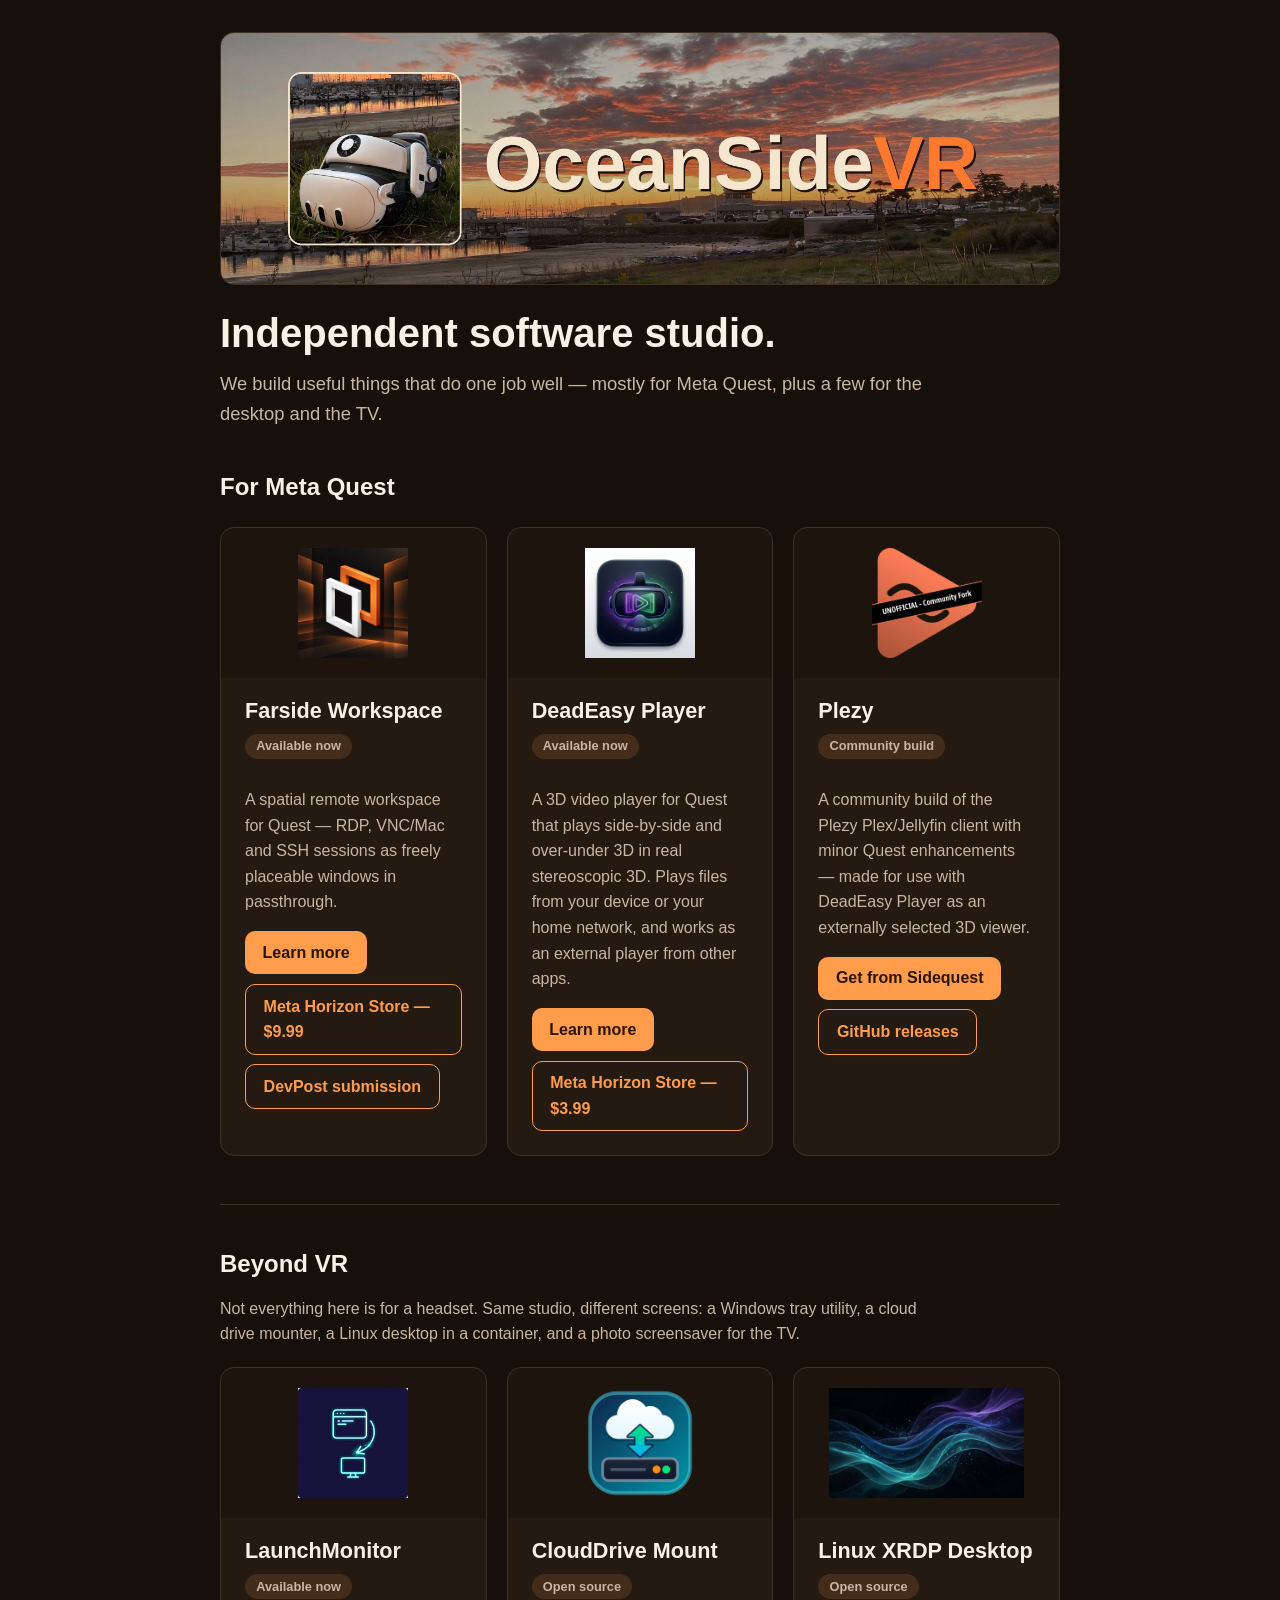
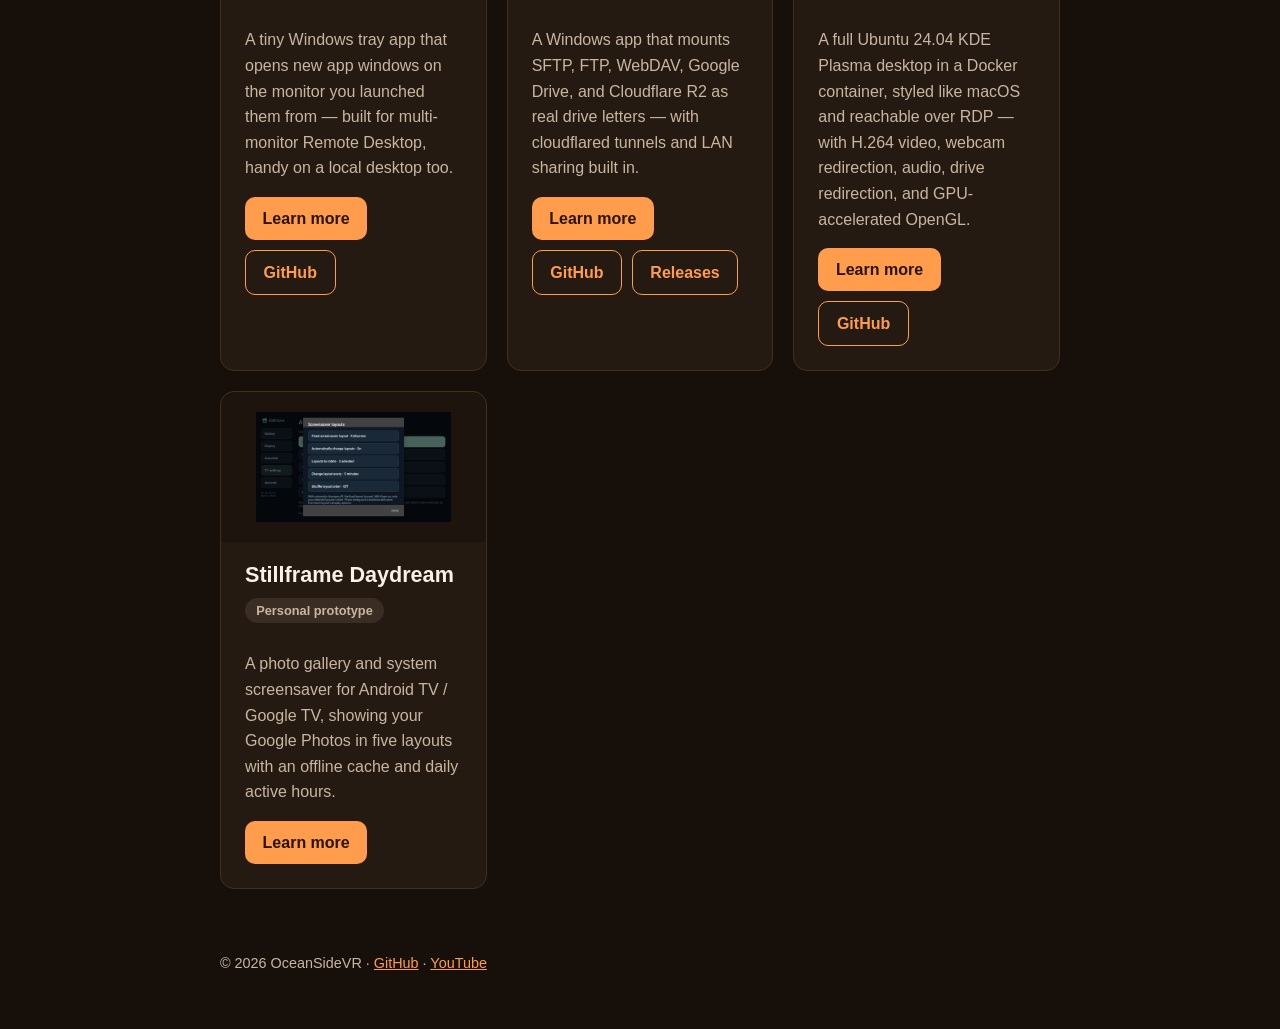
<file: index.html>
<!DOCTYPE html>
<html lang="en">
<head>
<meta charset="utf-8">
<meta name="viewport" content="width=device-width, initial-scale=1">
<title>OceanSideVR</title>
<meta name="description" content="OceanSideVR is an independent software studio building useful things, mostly for Meta Quest.">
<link rel="icon" href="assets/company-logo.png">
<link rel="stylesheet" href="styles.css">
</head>
<body>
<main>
  <section class="hero">
    <img class="hero-banner" src="assets/company-banner.jpg" alt="A Quest headset on the grass at a harbor at sunset">
    <h1>Independent software studio.</h1>
    <p>We build useful things that do one job well &mdash; mostly for Meta Quest, plus a few for the desktop and the TV.</p>
  </section>
  <h2 class="section-heading">For Meta Quest</h2>
  <section class="products">
    <article class="card">
      <img class="card-art" src="assets/farside.png" alt="Farside Workspace artwork">
      <h2>Farside Workspace</h2>
      <p class="tag">Available now</p>
      <p>A spatial remote workspace for Quest &mdash; RDP, VNC/Mac and SSH sessions as freely placeable windows in passthrough.</p>
      <div class="links">
        <a class="btn" href="farside/">Learn more</a>
        <a class="btn ghost" href="https://www.meta.com/experiences/farside-spatial-remote-workspace/1490695199785835/">Meta Horizon Store &mdash; $9.99</a>
        <a class="btn ghost" href="https://devpost.com/software/farside-spatial-remote-workspace">DevPost submission</a>
      </div>
    </article>
    <article class="card">
      <img class="card-art" src="assets/deadeasy-player.jpg" alt="DeadEasy Player artwork">
      <h2>DeadEasy Player</h2>
      <p class="tag">Available now</p>
      <p>A 3D video player for Quest that plays side-by-side and over-under 3D in real stereoscopic 3D. Plays files from your device or your home network, and works as an external player from other apps.</p>
      <div class="links">
        <a class="btn" href="deadeasy-player/">Learn more</a>
        <a class="btn ghost" href="https://www.meta.com/experiences/deadeasy-player/1481750984013590/">Meta Horizon Store &mdash; $3.99</a>
      </div>
    </article>
    <article class="card">
      <img class="card-art" src="assets/plezy-unofficial-icon.png" alt="Plezy artwork, marked Unofficial Community Fork">
      <h2>Plezy</h2>
      <p class="tag">Community build</p>
      <p>A community build of the Plezy Plex/Jellyfin client with minor Quest enhancements &mdash; made for use with DeadEasy Player as an externally selected 3D viewer.</p>
      <div class="links">
        <a class="btn" href="https://sidequestvr.com/app/63851/plezy-community-quest-build">Get from Sidequest</a>
        <a class="btn ghost" href="https://github.com/jmez11/plezy/releases">GitHub releases</a>
      </div>
    </article>
  </section>
  <section class="beyond-vr">
    <h2 class="section-heading">Beyond VR</h2>
    <p class="section-intro">Not everything here is for a headset. Same studio, different screens: a Windows tray utility, a cloud drive mounter, a Linux desktop in a container, and a photo screensaver for the TV.</p>
    <section class="products">
      <article class="card">
        <img class="card-art" src="assets/launchmonitor.png" alt="LaunchMonitor artwork">
        <h2>LaunchMonitor</h2>
        <p class="tag">Available now</p>
        <p>A tiny Windows tray app that opens new app windows on the monitor you launched them from &mdash; built for multi-monitor Remote Desktop, handy on a local desktop too.</p>
        <div class="links">
          <a class="btn" href="LaunchMonitor/">Learn more</a>
          <a class="btn ghost" href="https://github.com/jmez11/LaunchMonitor">GitHub</a>
        </div>
      </article>
      <article class="card">
        <img class="card-art" src="assets/clouddrive-mount.png" alt="CloudDrive Mount artwork">
        <h2>CloudDrive Mount</h2>
        <p class="tag">Open source</p>
        <p>A Windows app that mounts SFTP, FTP, WebDAV, Google Drive, and Cloudflare R2 as real drive letters &mdash; with cloudflared tunnels and LAN sharing built in.</p>
        <div class="links">
          <a class="btn" href="clouddrive-mount/">Learn more</a>
          <a class="btn ghost" href="https://github.com/jmez11/clouddrive-mount">GitHub</a>
          <a class="btn ghost" href="https://github.com/jmez11/clouddrive-mount/releases">Releases</a>
        </div>
      </article>
      <article class="card">
        <img class="card-art" src="assets/linux-xrdp-desktop.jpg" alt="Linux XRDP desktop screenshot">
        <h2>Linux XRDP Desktop</h2>
        <p class="tag">Open source</p>
        <p>A full Ubuntu 24.04 KDE Plasma desktop in a Docker container, styled like macOS and reachable over RDP &mdash; with H.264 video, webcam redirection, audio, drive redirection, and GPU-accelerated OpenGL.</p>
        <div class="links">
          <a class="btn" href="linux-xrdp-desktop/">Learn more</a>
          <a class="btn ghost" href="https://github.com/jmez11/linux-xrdp-desktop">GitHub</a>
        </div>
      </article>
      <article class="card">
        <img class="card-art" src="assets/stillframe.png" alt="Stillframe Daydream screensaver layouts">
        <h2>Stillframe Daydream</h2>
        <p class="tag muted">Personal prototype</p>
        <p>A photo gallery and system screensaver for Android TV / Google TV, showing your Google Photos in five layouts with an offline cache and daily active hours.</p>
        <div class="links">
          <a class="btn" href="stillframe-daydream/">Learn more</a>
        </div>
      </article>
    </section>
  </section>
</main>
<footer>
  <p>&copy; 2026 OceanSideVR &middot; <a href="https://github.com/jmez11">GitHub</a> &middot; <a href="https://www.youtube.com/@OceanSide-VR">YouTube</a></p>
</footer>
</body>
</html>
</file>
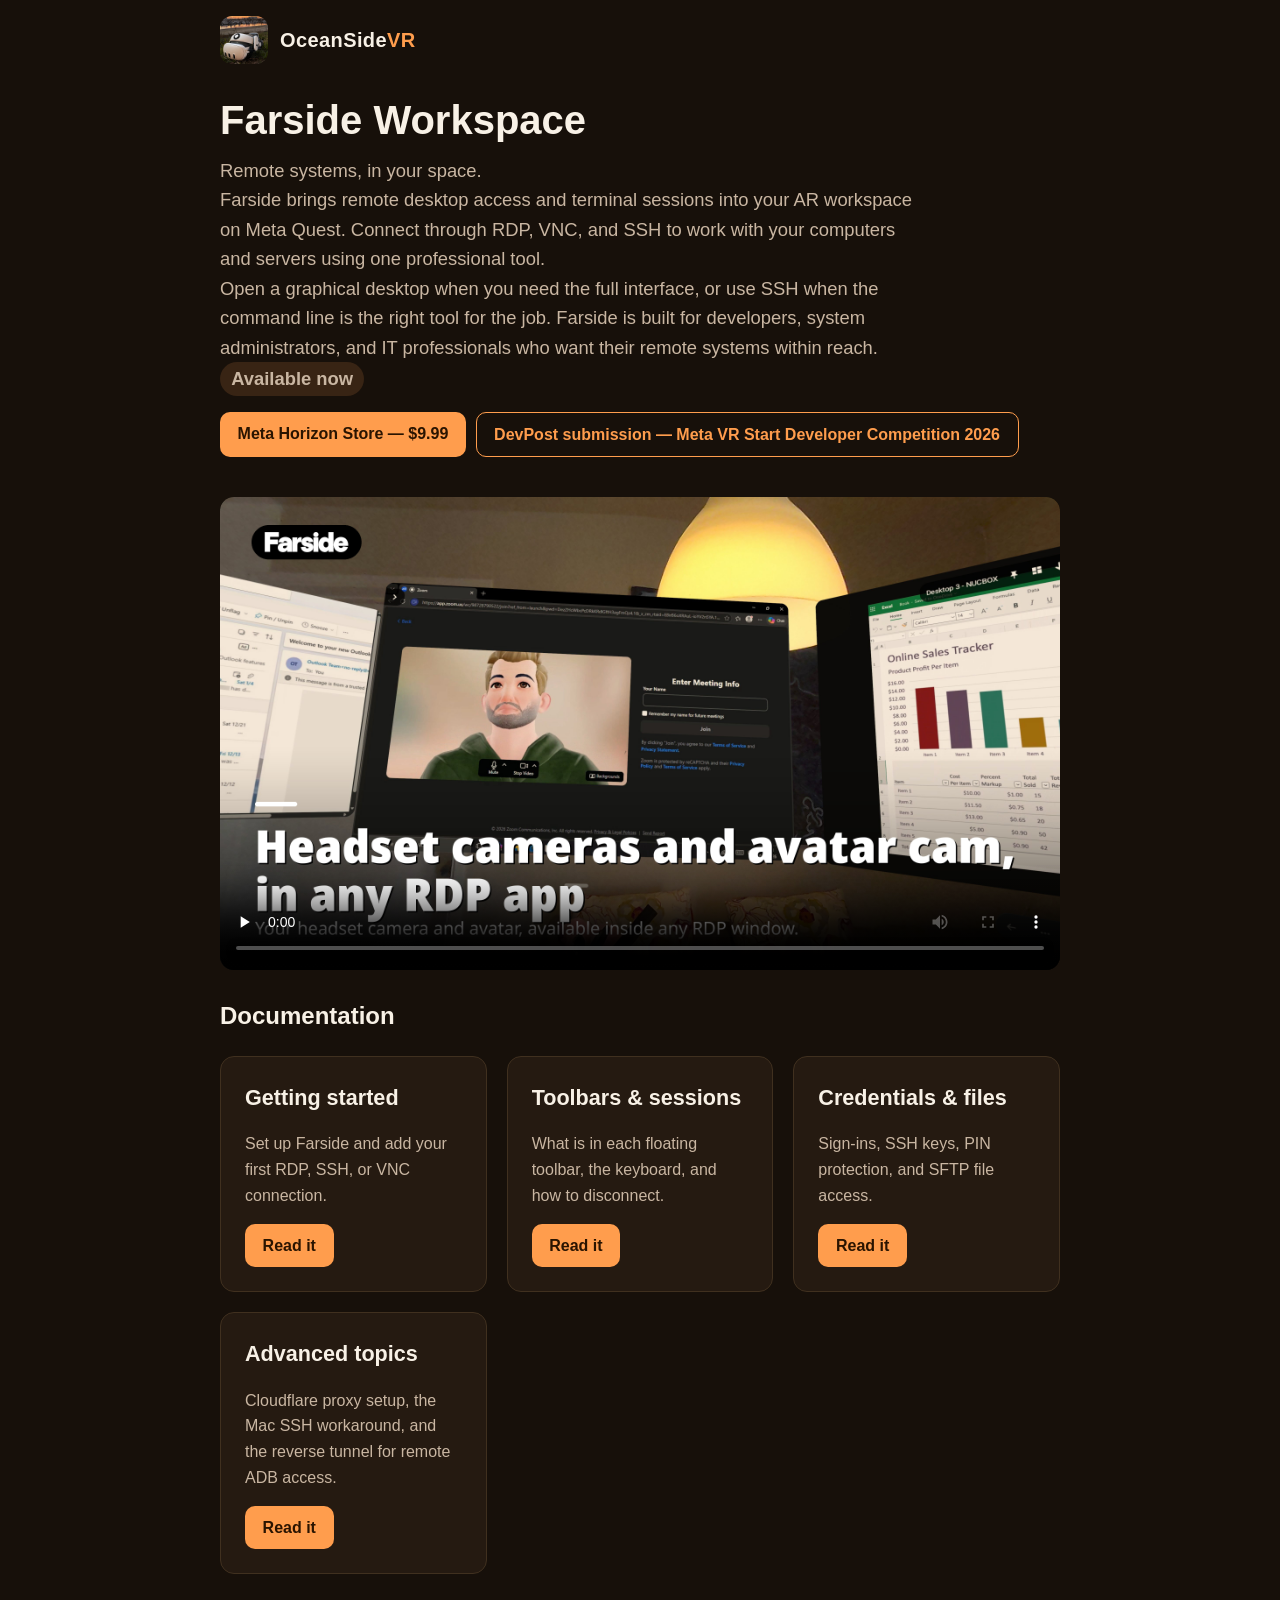
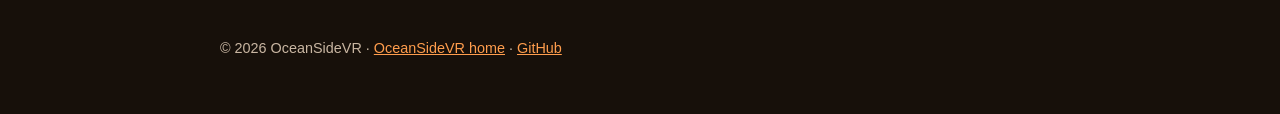
<file: farside/index.html>
<!DOCTYPE html>
<html lang="en">
<head>
<meta charset="utf-8">
<meta name="viewport" content="width=device-width, initial-scale=1">
<title>Farside Workspace — OceanSideVR</title>
<meta name="description" content="Farside brings remote desktop access and terminal sessions into your AR workspace on Meta Quest. Connect through RDP, VNC, and SSH.">
<link rel="icon" href="../assets/company-logo.png">
<link rel="stylesheet" href="../styles.css">
</head>
<body>
<header class="site-header">
  <a href="../" style="display:flex;align-items:center;gap:0.75rem;text-decoration:none;color:inherit;">
    <img src="../assets/company-logo.png" alt="OceanSideVR logo" class="logo">
    <span class="wordmark">OceanSide<span class="wordmark-vr" style="color:#ff9d4d">VR</span></span>
  </a>
</header>
<main>
  <section class="hero">
    <h1>Farside Workspace</h1>
    <p>Remote systems, in your space.</p>
    <p>Farside brings remote desktop access and terminal sessions into your AR workspace on Meta Quest. Connect through RDP, VNC, and SSH to work with your computers and servers using one professional tool.</p>
    <p>Open a graphical desktop when you need the full interface, or use SSH when the command line is the right tool for the job. Farside is built for developers, system administrators, and IT professionals who want their remote systems within reach.</p>
    <p class="tag">Available now</p>
    <div class="links"><a class="btn" href="https://www.meta.com/experiences/farside-spatial-remote-workspace/1490695199785835/">Meta Horizon Store &mdash; $9.99</a><a class="btn ghost" href="https://devpost.com/software/farside-spatial-remote-workspace">DevPost submission — Meta VR Start Developer Competition 2026</a></div>
  </section>

  <section>
    <video controls preload="none" poster="media/01-rdp-headset-cameras-avatar-cam.jpg" src="media/farside-trailer-overall.mp4" style="width:100%;border-radius:14px;background:#000;"></video>
  </section>

  <section>
    <h2>Documentation</h2>
    <section class="products">
      <article class="card">
        <h2>Getting started</h2>
        <p>Set up Farside and add your first RDP, SSH, or VNC connection.</p>
        <div class="links"><a class="btn" href="getting-started/">Read it</a></div>
      </article>
      <article class="card">
        <h2>Toolbars &amp; sessions</h2>
        <p>What is in each floating toolbar, the keyboard, and how to disconnect.</p>
        <div class="links"><a class="btn" href="toolbars/">Read it</a></div>
      </article>
      <article class="card">
        <h2>Credentials &amp; files</h2>
        <p>Sign-ins, SSH keys, PIN protection, and SFTP file access.</p>
        <div class="links"><a class="btn" href="credentials/">Read it</a></div>
      </article>
      <article class="card">
        <h2>Advanced topics</h2>
        <p>Cloudflare proxy setup, the Mac SSH workaround, and the reverse tunnel for remote ADB access.</p>
        <div class="links"><a class="btn" href="advanced-topics/">Read it</a></div>
      </article>
    </section>
  </section>
</main>
<footer>
  <p>&copy; 2026 OceanSideVR &middot; <a href="../">OceanSideVR home</a> &middot; <a href="https://github.com/jmez11">GitHub</a></p>
</footer>
</body>
</html>
</file>
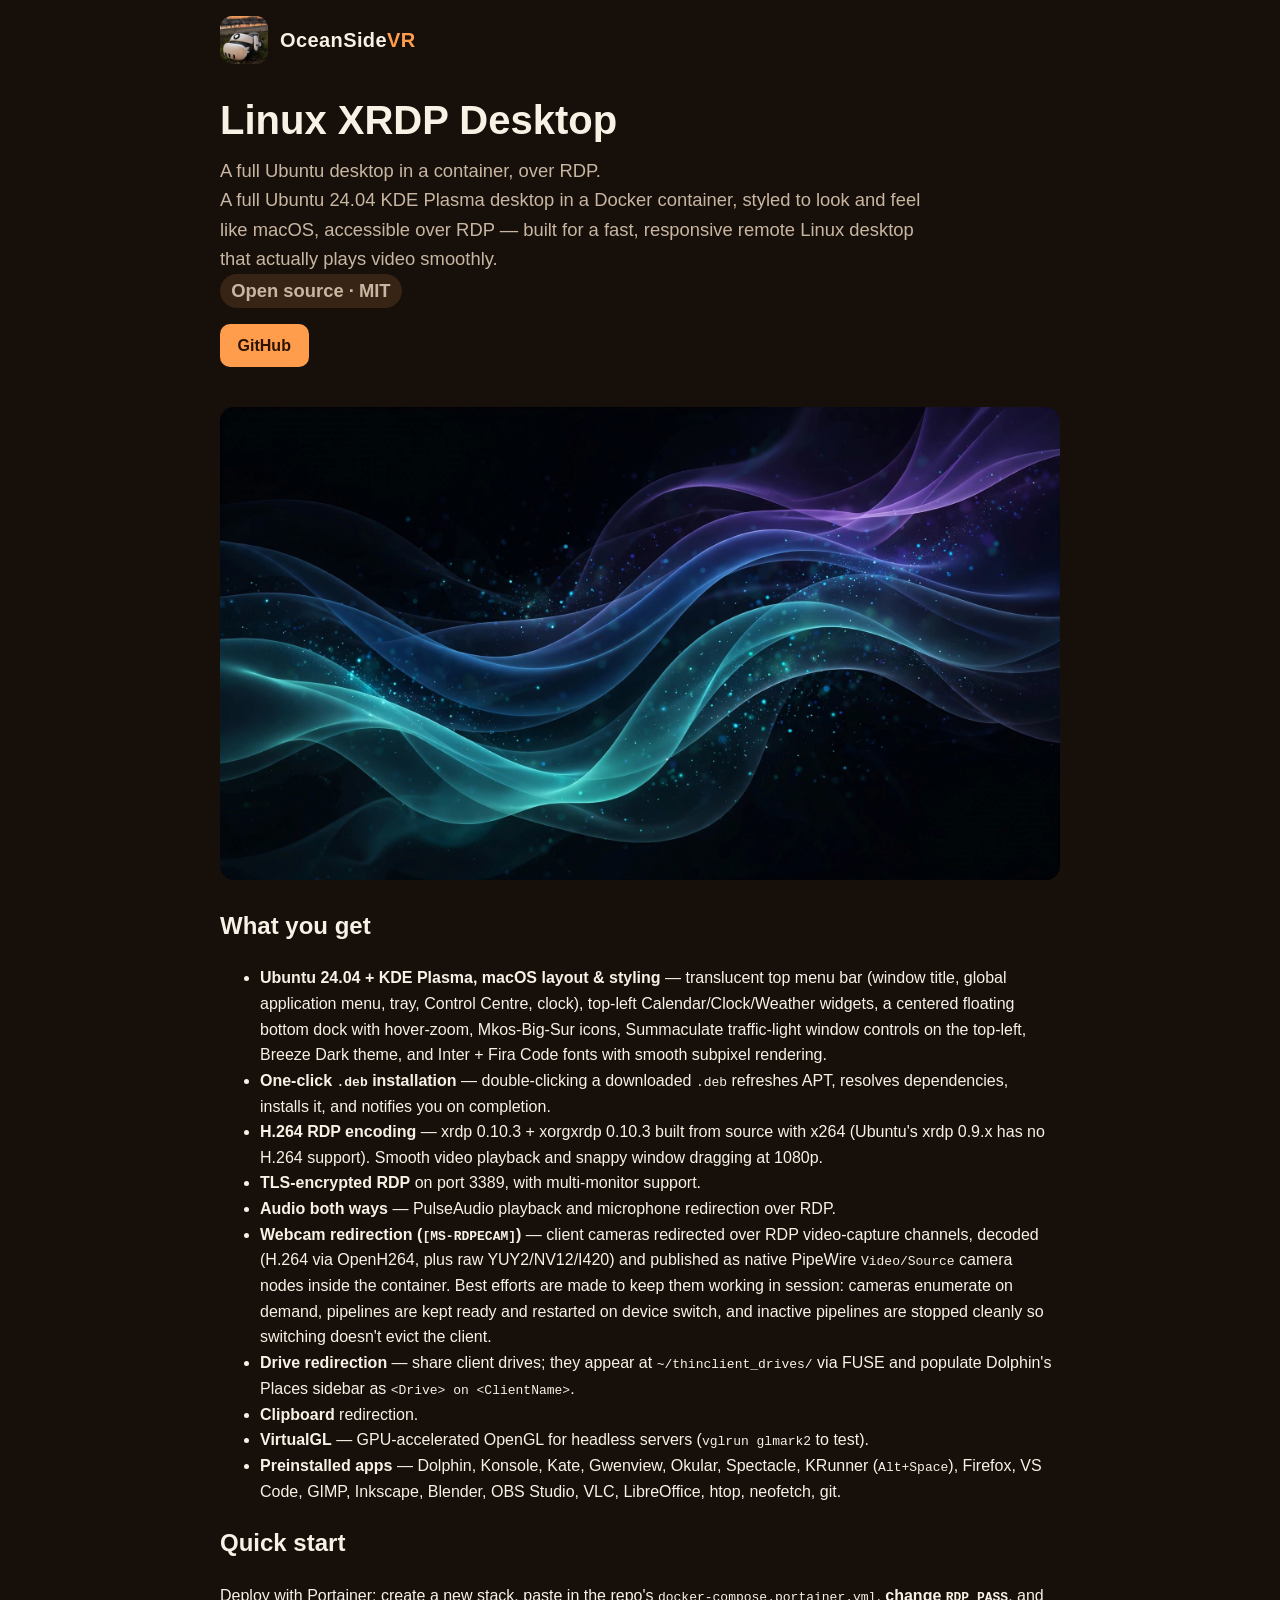
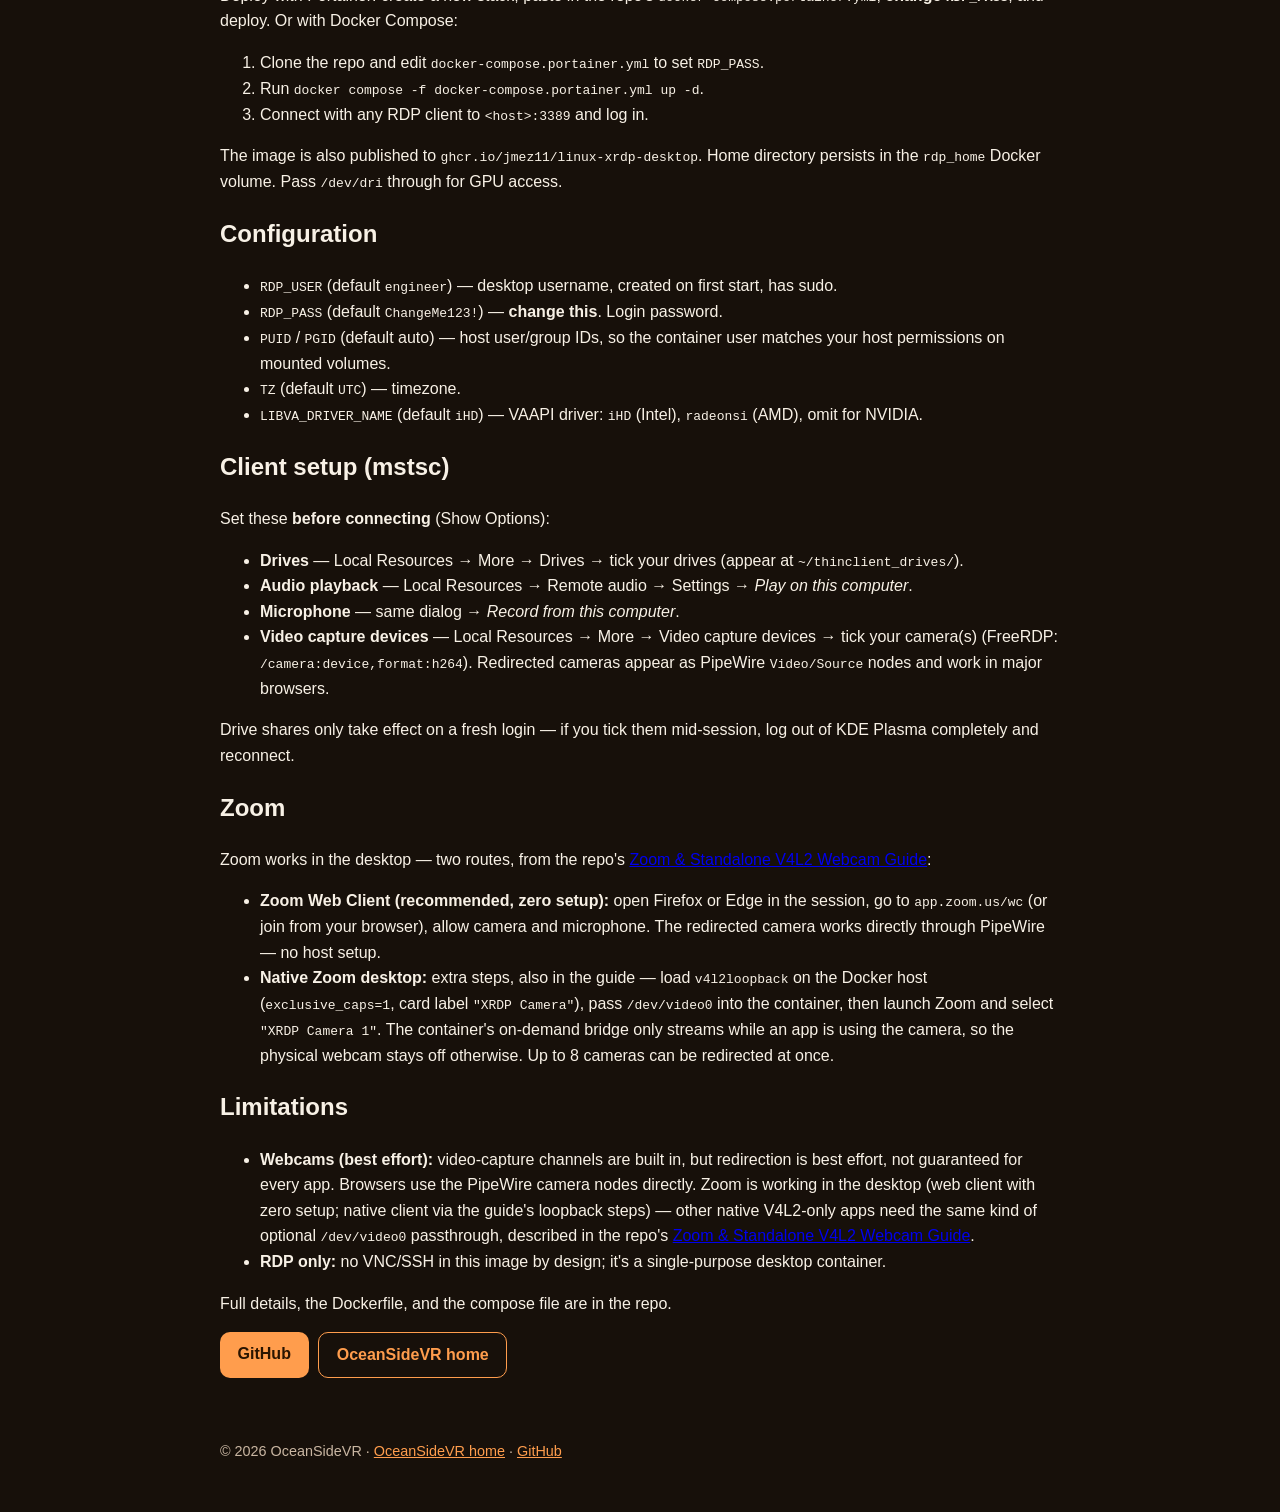
<file: linux-xrdp-desktop/index.html>
<!DOCTYPE html>
<html lang="en">
<head>
<meta charset="utf-8">
<meta name="viewport" content="width=device-width, initial-scale=1">
<title>Linux XRDP Desktop — OceanSideVR</title>
<meta name="description" content="A full Ubuntu 24.04 KDE Plasma desktop in a Docker container, styled like macOS and accessible over RDP — with H.264 video, audio, webcam redirection, drive redirection, and GPU-accelerated OpenGL.">
<link rel="icon" href="../assets/company-logo.png">
<link rel="stylesheet" href="../styles.css">
</head>
<body>
<header class="site-header">
  <a href="../" style="display:flex;align-items:center;gap:0.75rem;text-decoration:none;color:inherit;">
    <img src="../assets/company-logo.png" alt="OceanSideVR logo" class="logo">
    <span class="wordmark">OceanSide<span class="wordmark-vr" style="color:#ff9d4d">VR</span></span>
  </a>
</header>
<main>
  <section class="hero">
    <h1>Linux XRDP Desktop</h1>
    <p>A full Ubuntu desktop in a container, over RDP.</p>
    <p>A full Ubuntu 24.04 KDE Plasma desktop in a Docker container, styled to look and feel like macOS, accessible over RDP &mdash; built for a fast, responsive remote Linux desktop that actually plays video smoothly.</p>
    <p class="tag">Open source &middot; MIT</p>
    <div class="links">
      <a class="btn" href="https://github.com/jmez11/linux-xrdp-desktop">GitHub</a>
    </div>
  </section>

  <section>
    <img src="../assets/linux-xrdp-desktop.jpg" alt="Linux XRDP desktop" style="width:100%;border-radius:14px;">
  </section>

  <section>
    <h2>What you get</h2>
    <ul>
      <li><strong>Ubuntu 24.04 + KDE Plasma, macOS layout &amp; styling</strong> &mdash; translucent top menu bar (window title, global application menu, tray, Control Centre, clock), top-left Calendar/Clock/Weather widgets, a centered floating bottom dock with hover-zoom, Mkos-Big-Sur icons, Summaculate traffic-light window controls on the top-left, Breeze Dark theme, and Inter + Fira Code fonts with smooth subpixel rendering.</li>
      <li><strong>One-click <code>.deb</code> installation</strong> &mdash; double-clicking a downloaded <code>.deb</code> refreshes APT, resolves dependencies, installs it, and notifies you on completion.</li>
      <li><strong>H.264 RDP encoding</strong> &mdash; xrdp 0.10.3 + xorgxrdp 0.10.3 built from source with x264 (Ubuntu's xrdp 0.9.x has no H.264 support). Smooth video playback and snappy window dragging at 1080p.</li>
      <li><strong>TLS-encrypted RDP</strong> on port 3389, with multi-monitor support.</li>
      <li><strong>Audio both ways</strong> &mdash; PulseAudio playback and microphone redirection over RDP.</li>
      <li><strong>Webcam redirection (<code>[MS-RDPECAM]</code>)</strong> &mdash; client cameras redirected over RDP video-capture channels, decoded (H.264 via OpenH264, plus raw YUY2/NV12/I420) and published as native PipeWire <code>Video/Source</code> camera nodes inside the container. Best efforts are made to keep them working in session: cameras enumerate on demand, pipelines are kept ready and restarted on device switch, and inactive pipelines are stopped cleanly so switching doesn't evict the client.</li>
      <li><strong>Drive redirection</strong> &mdash; share client drives; they appear at <code>~/thinclient_drives/</code> via FUSE and populate Dolphin's Places sidebar as <code>&lt;Drive&gt; on &lt;ClientName&gt;</code>.</li>
      <li><strong>Clipboard</strong> redirection.</li>
      <li><strong>VirtualGL</strong> &mdash; GPU-accelerated OpenGL for headless servers (<code>vglrun glmark2</code> to test).</li>
      <li><strong>Preinstalled apps</strong> &mdash; Dolphin, Konsole, Kate, Gwenview, Okular, Spectacle, KRunner (<code>Alt+Space</code>), Firefox, VS Code, GIMP, Inkscape, Blender, OBS Studio, VLC, LibreOffice, htop, neofetch, git.</li>
    </ul>
  </section>

  <section>
    <h2>Quick start</h2>
    <p>Deploy with Portainer: create a new stack, paste in the repo's <code>docker-compose.portainer.yml</code>, <strong>change <code>RDP_PASS</code></strong>, and deploy. Or with Docker Compose:</p>
    <ol>
      <li>Clone the repo and edit <code>docker-compose.portainer.yml</code> to set <code>RDP_PASS</code>.</li>
      <li>Run <code>docker compose -f docker-compose.portainer.yml up -d</code>.</li>
      <li>Connect with any RDP client to <code>&lt;host&gt;:3389</code> and log in.</li>
    </ol>
    <p>The image is also published to <code>ghcr.io/jmez11/linux-xrdp-desktop</code>. Home directory persists in the <code>rdp_home</code> Docker volume. Pass <code>/dev/dri</code> through for GPU access.</p>
  </section>

  <section>
    <h2>Configuration</h2>
    <ul>
      <li><code>RDP_USER</code> (default <code>engineer</code>) &mdash; desktop username, created on first start, has sudo.</li>
      <li><code>RDP_PASS</code> (default <code>ChangeMe123!</code>) &mdash; <strong>change this</strong>. Login password.</li>
      <li><code>PUID</code> / <code>PGID</code> (default auto) &mdash; host user/group IDs, so the container user matches your host permissions on mounted volumes.</li>
      <li><code>TZ</code> (default <code>UTC</code>) &mdash; timezone.</li>
      <li><code>LIBVA_DRIVER_NAME</code> (default <code>iHD</code>) &mdash; VAAPI driver: <code>iHD</code> (Intel), <code>radeonsi</code> (AMD), omit for NVIDIA.</li>
    </ul>
  </section>

  <section>
    <h2>Client setup (mstsc)</h2>
    <p>Set these <strong>before connecting</strong> (Show Options):</p>
    <ul>
      <li><strong>Drives</strong> &mdash; Local Resources &rarr; More &rarr; Drives &rarr; tick your drives (appear at <code>~/thinclient_drives/</code>).</li>
      <li><strong>Audio playback</strong> &mdash; Local Resources &rarr; Remote audio &rarr; Settings &rarr; <em>Play on this computer</em>.</li>
      <li><strong>Microphone</strong> &mdash; same dialog &rarr; <em>Record from this computer</em>.</li>
      <li><strong>Video capture devices</strong> &mdash; Local Resources &rarr; More &rarr; Video capture devices &rarr; tick your camera(s) (FreeRDP: <code>/camera:device,format:h264</code>). Redirected cameras appear as PipeWire <code>Video/Source</code> nodes and work in major browsers.</li>
    </ul>
    <p>Drive shares only take effect on a fresh login &mdash; if you tick them mid-session, log out of KDE Plasma completely and reconnect.</p>
  </section>

  <section>
    <h2>Zoom</h2>
    <p>Zoom works in the desktop &mdash; two routes, from the repo's <a href="https://github.com/jmez11/linux-xrdp-desktop/blob/main/docs/ZOOM_WEBCAM_GUIDE.md">Zoom &amp; Standalone V4L2 Webcam Guide</a>:</p>
    <ul>
      <li><strong>Zoom Web Client (recommended, zero setup):</strong> open Firefox or Edge in the session, go to <code>app.zoom.us/wc</code> (or join from your browser), allow camera and microphone. The redirected camera works directly through PipeWire &mdash; no host setup.</li>
      <li><strong>Native Zoom desktop:</strong> extra steps, also in the guide &mdash; load <code>v4l2loopback</code> on the Docker host (<code>exclusive_caps=1</code>, card label <code>"XRDP Camera"</code>), pass <code>/dev/video0</code> into the container, then launch Zoom and select <code>"XRDP Camera 1"</code>. The container's on-demand bridge only streams while an app is using the camera, so the physical webcam stays off otherwise. Up to 8 cameras can be redirected at once.</li>
    </ul>
  </section>

  <section>
    <h2>Limitations</h2>
    <ul>
      <li><strong>Webcams (best effort):</strong> video-capture channels are built in, but redirection is best effort, not guaranteed for every app. Browsers use the PipeWire camera nodes directly. Zoom is working in the desktop (web client with zero setup; native client via the guide's loopback steps) &mdash; other native V4L2-only apps need the same kind of optional <code>/dev/video0</code> passthrough, described in the repo's <a href="https://github.com/jmez11/linux-xrdp-desktop/blob/main/docs/ZOOM_WEBCAM_GUIDE.md">Zoom &amp; Standalone V4L2 Webcam Guide</a>.</li>
      <li><strong>RDP only:</strong> no VNC/SSH in this image by design; it's a single-purpose desktop container.</li>
    </ul>
    <p>Full details, the Dockerfile, and the compose file are in the repo.</p>
    <div class="links">
      <a class="btn" href="https://github.com/jmez11/linux-xrdp-desktop">GitHub</a>
      <a class="btn ghost" href="../">OceanSideVR home</a>
    </div>
  </section>
</main>
<footer>
  <p>&copy; 2026 OceanSideVR &middot; <a href="../">OceanSideVR home</a> &middot; <a href="https://github.com/jmez11">GitHub</a></p>
</footer>
</body>
</html>
</file>
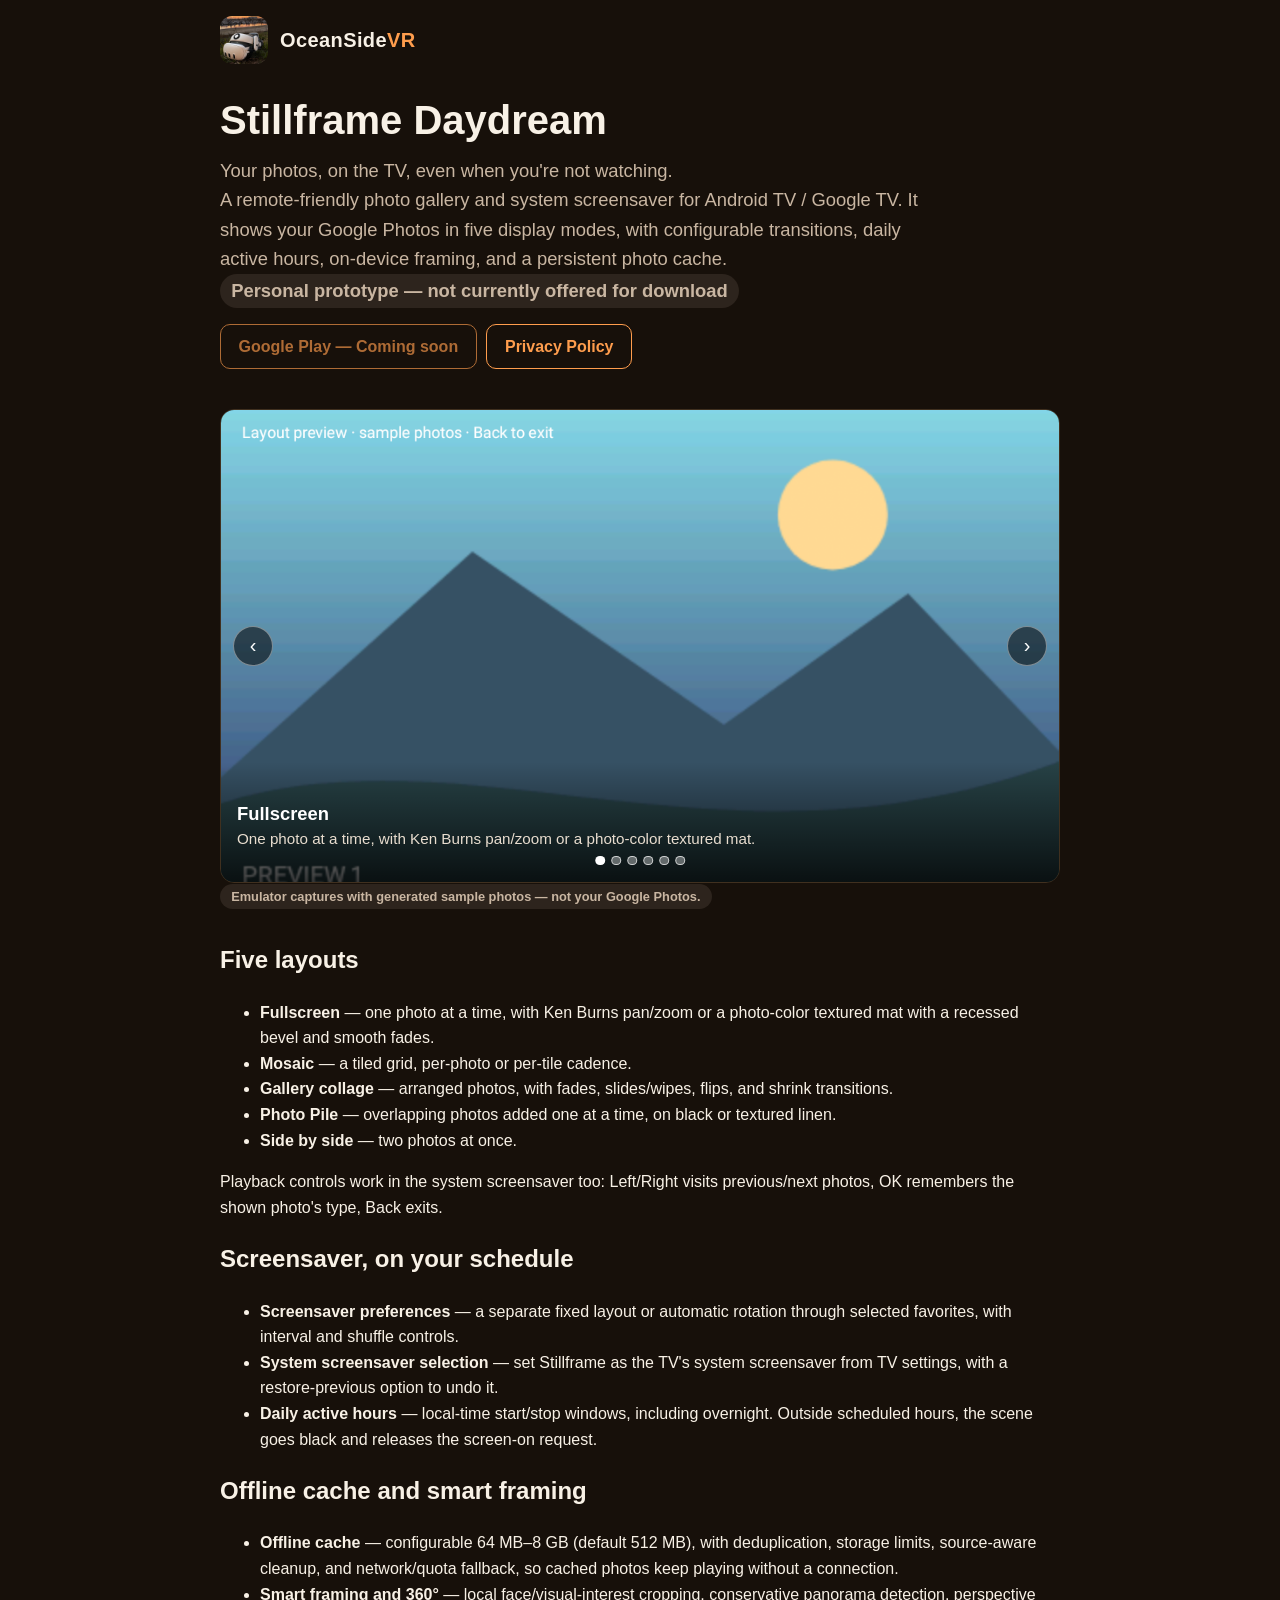
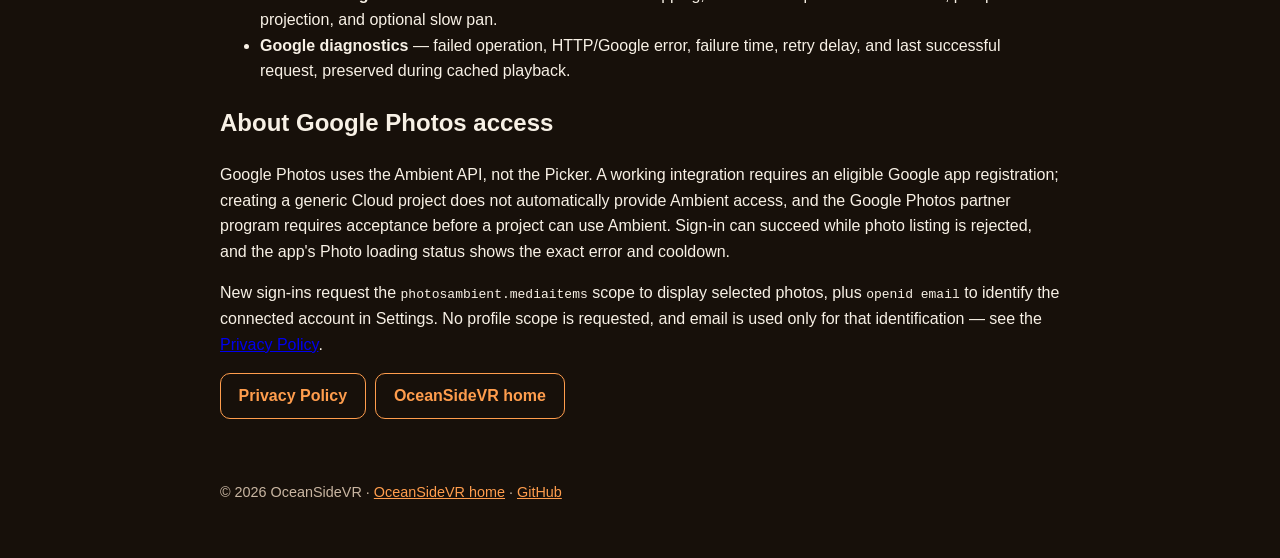
<file: stillframe-daydream/index.html>
<!DOCTYPE html>
<html lang="en">
<head>
<meta charset="utf-8">
<meta name="viewport" content="width=device-width, initial-scale=1">
<title>Stillframe Daydream — OceanSideVR</title>
<meta name="description" content="A photo gallery and system screensaver for Android TV / Google TV, showing Google Photos in five layouts with an offline cache and daily active hours.">
<link rel="icon" href="../assets/company-logo.png">
<link rel="stylesheet" href="../styles.css">
<style>
  .slideshow { position: relative; border-radius: 14px; overflow: hidden; border: 1px solid var(--border); background: #000; }
  .slideshow-viewport { position: relative; aspect-ratio: 16 / 9; }
  .slideshow-slide { position: absolute; inset: 0; margin: 0; opacity: 0; transition: opacity 0.8s ease; }
  .slideshow-slide.is-active { opacity: 1; }
  .slideshow-slide img { display: block; width: 100%; height: 100%; object-fit: cover; }
  .slideshow-caption { position: absolute; left: 0; right: 0; bottom: 0; padding: 2.5rem 1rem 1.9rem; background: linear-gradient(transparent, rgba(0,0,0,0.75)); color: #fff; }
  .slideshow-caption strong { display: block; font-size: 1.15rem; line-height: 1.3; }
  .slideshow-caption span { font-size: 0.95rem; color: #e8ddcf; }
  .slideshow-control { position: absolute; top: 50%; transform: translateY(-50%); z-index: 2; width: 2.5rem; height: 2.5rem; border-radius: 50%; border: 1px solid rgba(255,255,255,0.4); background: rgba(0,0,0,0.55); color: #fff; font-size: 1.25rem; cursor: pointer; }
  .slideshow-control:hover, .slideshow-control:focus-visible { background: rgba(0,0,0,0.85); }
  .slideshow-prev { left: 0.75rem; }
  .slideshow-next { right: 0.75rem; }
  .slideshow-dots { position: absolute; left: 50%; bottom: 0.6rem; transform: translateX(-50%); z-index: 2; display: flex; gap: 0.4rem; margin: 0; padding: 0; list-style: none; }
  .slideshow-dots button { width: 0.6rem; height: 0.6rem; padding: 0; border-radius: 50%; border: 1px solid rgba(255,255,255,0.7); background: rgba(255,255,255,0.35); cursor: pointer; }
  .slideshow-dots button.is-active { background: #fff; }
  /* Captions sit above the dots on narrow screens. */
  @media (max-width: 560px) {
    .slideshow-caption { padding-bottom: 1.6rem; }
    .slideshow-caption span { display: none; }
  }
  @media (prefers-reduced-motion: reduce) {
    .slideshow-slide { transition: none; }
  }
</style>
</head>
<body>
<header class="site-header">
  <a href="../" style="display:flex;align-items:center;gap:0.75rem;text-decoration:none;color:inherit;">
    <img src="../assets/company-logo.png" alt="OceanSideVR logo" class="logo">
    <span class="wordmark">OceanSide<span class="wordmark-vr" style="color:#ff9d4d">VR</span></span>
  </a>
</header>
<main>
  <section class="hero">
    <h1>Stillframe Daydream</h1>
    <p>Your photos, on the TV, even when you're not watching.</p>
    <p>A remote-friendly photo gallery and system screensaver for Android TV / Google TV. It shows your Google Photos in five display modes, with configurable transitions, daily active hours, on-device framing, and a persistent photo cache.</p>
    <p class="tag muted">Personal prototype &mdash; not currently offered for download</p>
    <div class="links">
      <span class="btn ghost soon" aria-disabled="true">Google Play &mdash; Coming soon</span>
      <a class="btn ghost" href="privacy/">Privacy Policy</a>
    </div>
  </section>

  <section class="slideshow" aria-roledescription="carousel" aria-label="Stillframe display modes">
    <div class="slideshow-viewport">
      <figure class="slideshow-slide is-active">
        <img src="../assets/stillframe/fullscreen.png" alt="Stillframe Fullscreen mode: one sample photo filling the TV screen">
        <figcaption class="slideshow-caption"><strong>Fullscreen</strong><span>One photo at a time, with Ken Burns pan/zoom or a photo-color textured mat.</span></figcaption>
      </figure>
      <figure class="slideshow-slide">
        <img src="../assets/stillframe/mosaic.png" alt="Stillframe Mosaic mode: a tiled grid of sample photos">
        <figcaption class="slideshow-caption"><strong>Mosaic</strong><span>A tiled grid, updating per photo or per tile.</span></figcaption>
      </figure>
      <figure class="slideshow-slide">
        <img src="../assets/stillframe/collage.png" alt="Stillframe Gallery collage mode: sample photos in varied-size frames">
        <figcaption class="slideshow-caption"><strong>Gallery collage</strong><span>Arranged photos in varied frame sizes, with fades, slides, flips, and shrinks.</span></figcaption>
      </figure>
      <figure class="slideshow-slide">
        <img src="../assets/stillframe/photo-pile.png" alt="Stillframe Photo Pile mode: overlapping tilted sample photos on black">
        <figcaption class="slideshow-caption"><strong>Photo Pile</strong><span>Overlapping photos added one at a time, on black or textured linen.</span></figcaption>
      </figure>
      <figure class="slideshow-slide">
        <img src="../assets/stillframe/side-by-side.png" alt="Stillframe Side by side mode: two sample photos at once">
        <figcaption class="slideshow-caption"><strong>Side by side</strong><span>Two photos at once.</span></figcaption>
      </figure>
      <figure class="slideshow-slide">
        <img src="../assets/stillframe.png" alt="Stillframe screensaver layouts settings: fixed layout or automatic rotation through selected layouts">
        <figcaption class="slideshow-caption"><strong>Screensaver layouts</strong><span>Pick a fixed layout, or rotate automatically through your favorites.</span></figcaption>
      </figure>
      <button class="slideshow-control slideshow-prev" type="button" aria-label="Previous slide">&#8249;</button>
      <button class="slideshow-control slideshow-next" type="button" aria-label="Next slide">&#8250;</button>
      <ol class="slideshow-dots">
        <li><button type="button" class="is-active" aria-label="Go to Fullscreen slide"></button></li>
        <li><button type="button" aria-label="Go to Mosaic slide"></button></li>
        <li><button type="button" aria-label="Go to Gallery collage slide"></button></li>
        <li><button type="button" aria-label="Go to Photo Pile slide"></button></li>
        <li><button type="button" aria-label="Go to Side by side slide"></button></li>
        <li><button type="button" aria-label="Go to Screensaver layouts slide"></button></li>
      </ol>
    </div>
  </section>
  <p class="tag muted">Emulator captures with generated sample photos &mdash; not your Google Photos.</p>
  <script>
    (function () {
      var root = document.querySelector('.slideshow');
      if (!root) return;
      var slides = root.querySelectorAll('.slideshow-slide');
      var dots = root.querySelectorAll('.slideshow-dots button');
      var current = 0, timer = null;
      var reducedMotion = window.matchMedia('(prefers-reduced-motion: reduce)').matches;
      function show(index) {
        slides[current].classList.remove('is-active');
        dots[current].classList.remove('is-active');
        current = (index + slides.length) % slides.length;
        slides[current].classList.add('is-active');
        dots[current].classList.add('is-active');
      }
      function start() {
        if (reducedMotion || timer) return;
        timer = window.setInterval(function () { show(current + 1); }, 5000);
      }
      function stop() { window.clearInterval(timer); timer = null; }
      root.querySelector('.slideshow-prev').addEventListener('click', function () { stop(); show(current - 1); start(); });
      root.querySelector('.slideshow-next').addEventListener('click', function () { stop(); show(current + 1); start(); });
      dots.forEach(function (dot, index) {
        dot.addEventListener('click', function () { stop(); show(index); start(); });
      });
      root.addEventListener('mouseenter', stop);
      root.addEventListener('mouseleave', start);
      root.addEventListener('focusin', stop);
      root.addEventListener('focusout', start);
      start();
    })();
  </script>

  <section>
    <h2>Five layouts</h2>
    <ul>
      <li><strong>Fullscreen</strong> &mdash; one photo at a time, with Ken Burns pan/zoom or a photo-color textured mat with a recessed bevel and smooth fades.</li>
      <li><strong>Mosaic</strong> &mdash; a tiled grid, per-photo or per-tile cadence.</li>
      <li><strong>Gallery collage</strong> &mdash; arranged photos, with fades, slides/wipes, flips, and shrink transitions.</li>
      <li><strong>Photo Pile</strong> &mdash; overlapping photos added one at a time, on black or textured linen.</li>
      <li><strong>Side by side</strong> &mdash; two photos at once.</li>
    </ul>
    <p>Playback controls work in the system screensaver too: Left/Right visits previous/next photos, OK remembers the shown photo's type, Back exits.</p>
  </section>

  <section>
    <h2>Screensaver, on your schedule</h2>
    <ul>
      <li><strong>Screensaver preferences</strong> &mdash; a separate fixed layout or automatic rotation through selected favorites, with interval and shuffle controls.</li>
      <li><strong>System screensaver selection</strong> &mdash; set Stillframe as the TV's system screensaver from TV settings, with a restore-previous option to undo it.</li>
      <li><strong>Daily active hours</strong> &mdash; local-time start/stop windows, including overnight. Outside scheduled hours, the scene goes black and releases the screen-on request.</li>
    </ul>
  </section>

  <section>
    <h2>Offline cache and smart framing</h2>
    <ul>
      <li><strong>Offline cache</strong> &mdash; configurable 64 MB&ndash;8 GB (default 512 MB), with deduplication, storage limits, source-aware cleanup, and network/quota fallback, so cached photos keep playing without a connection.</li>
      <li><strong>Smart framing and 360&deg;</strong> &mdash; local face/visual-interest cropping, conservative panorama detection, perspective projection, and optional slow pan.</li>
      <li><strong>Google diagnostics</strong> &mdash; failed operation, HTTP/Google error, failure time, retry delay, and last successful request, preserved during cached playback.</li>
    </ul>
  </section>

  <section>
    <h2>About Google Photos access</h2>
    <p>Google Photos uses the Ambient API, not the Picker. A working integration requires an eligible Google app registration; creating a generic Cloud project does not automatically provide Ambient access, and the Google Photos partner program requires acceptance before a project can use Ambient. Sign-in can succeed while photo listing is rejected, and the app's Photo loading status shows the exact error and cooldown.</p>
    <p>New sign-ins request the <code>photosambient.mediaitems</code> scope to display selected photos, plus <code>openid email</code> to identify the connected account in Settings. No profile scope is requested, and email is used only for that identification &mdash; see the <a href="privacy/">Privacy Policy</a>.</p>
    <div class="links">
      <a class="btn ghost" href="privacy/">Privacy Policy</a>
      <a class="btn ghost" href="../">OceanSideVR home</a>
    </div>
  </section>
</main>
<footer>
  <p>&copy; 2026 OceanSideVR &middot; <a href="../">OceanSideVR home</a> &middot; <a href="https://github.com/jmez11">GitHub</a></p>
</footer>
</body>
</html>
</file>
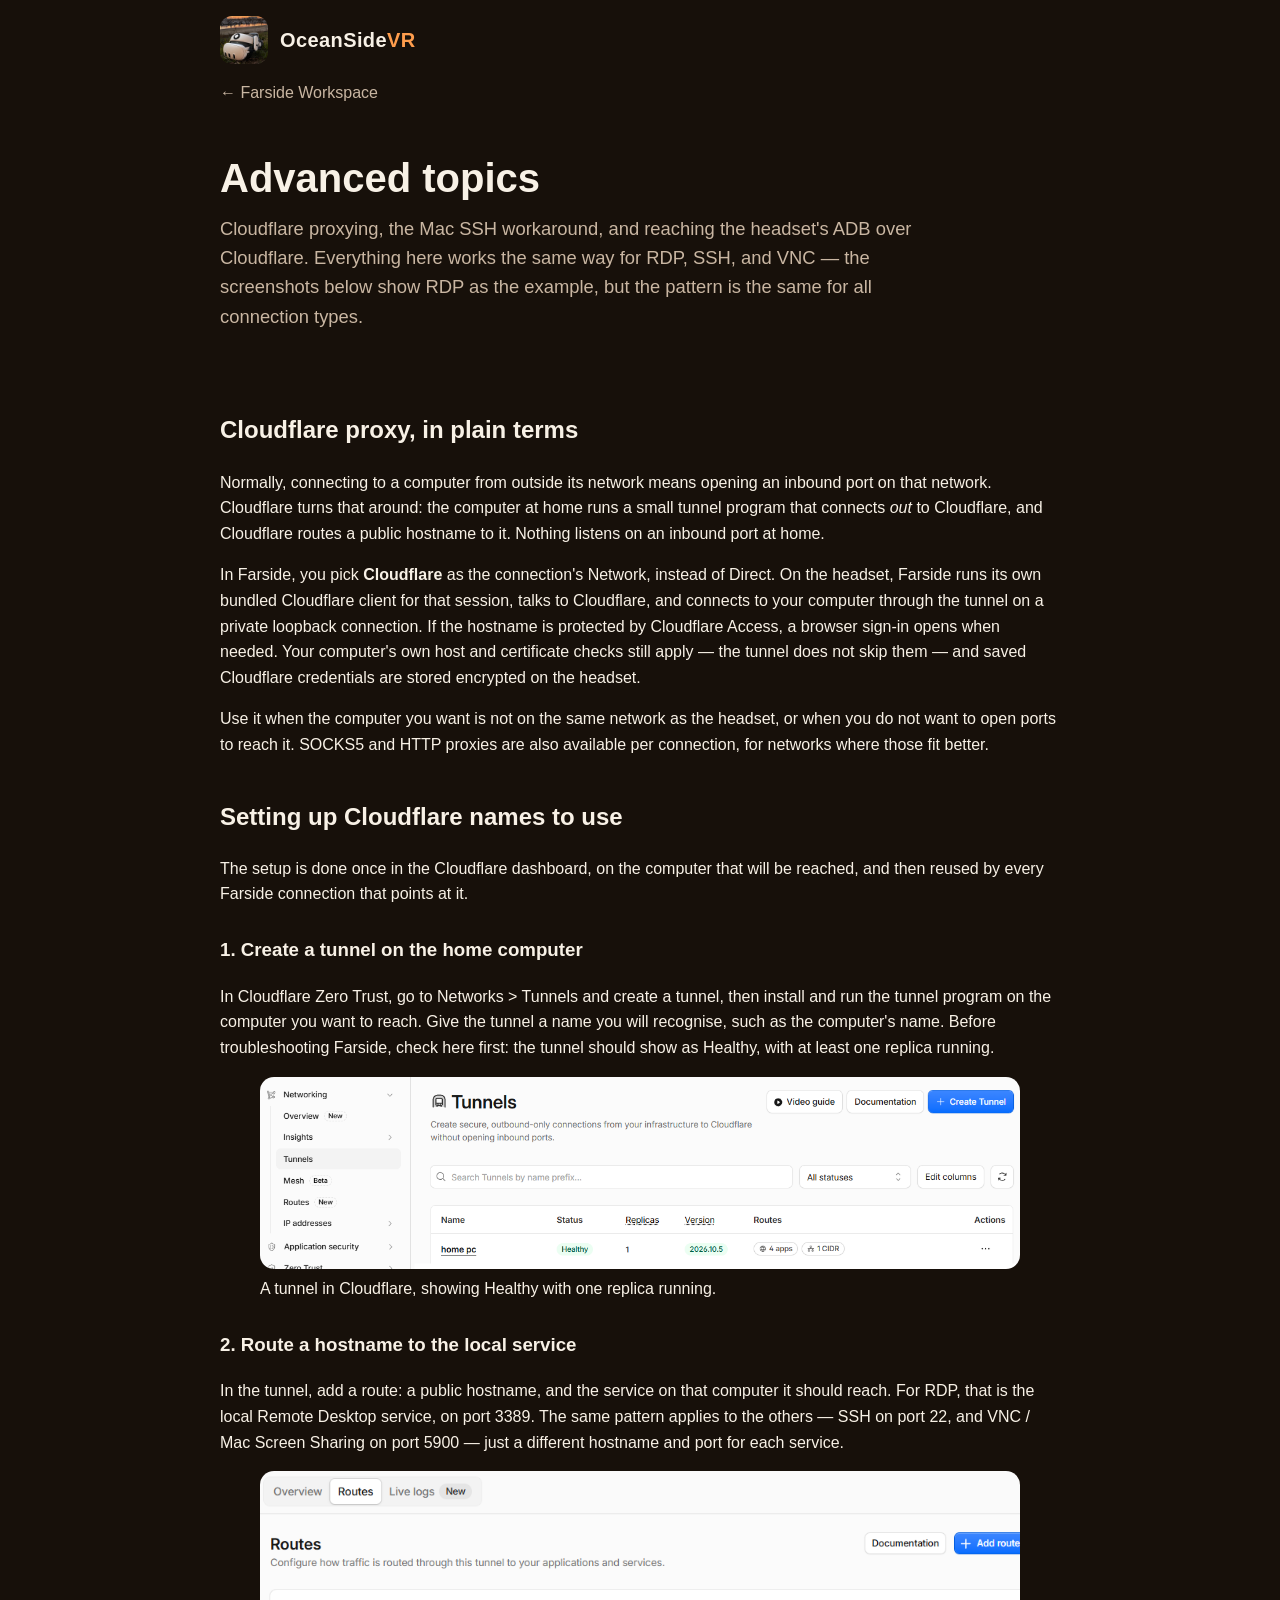
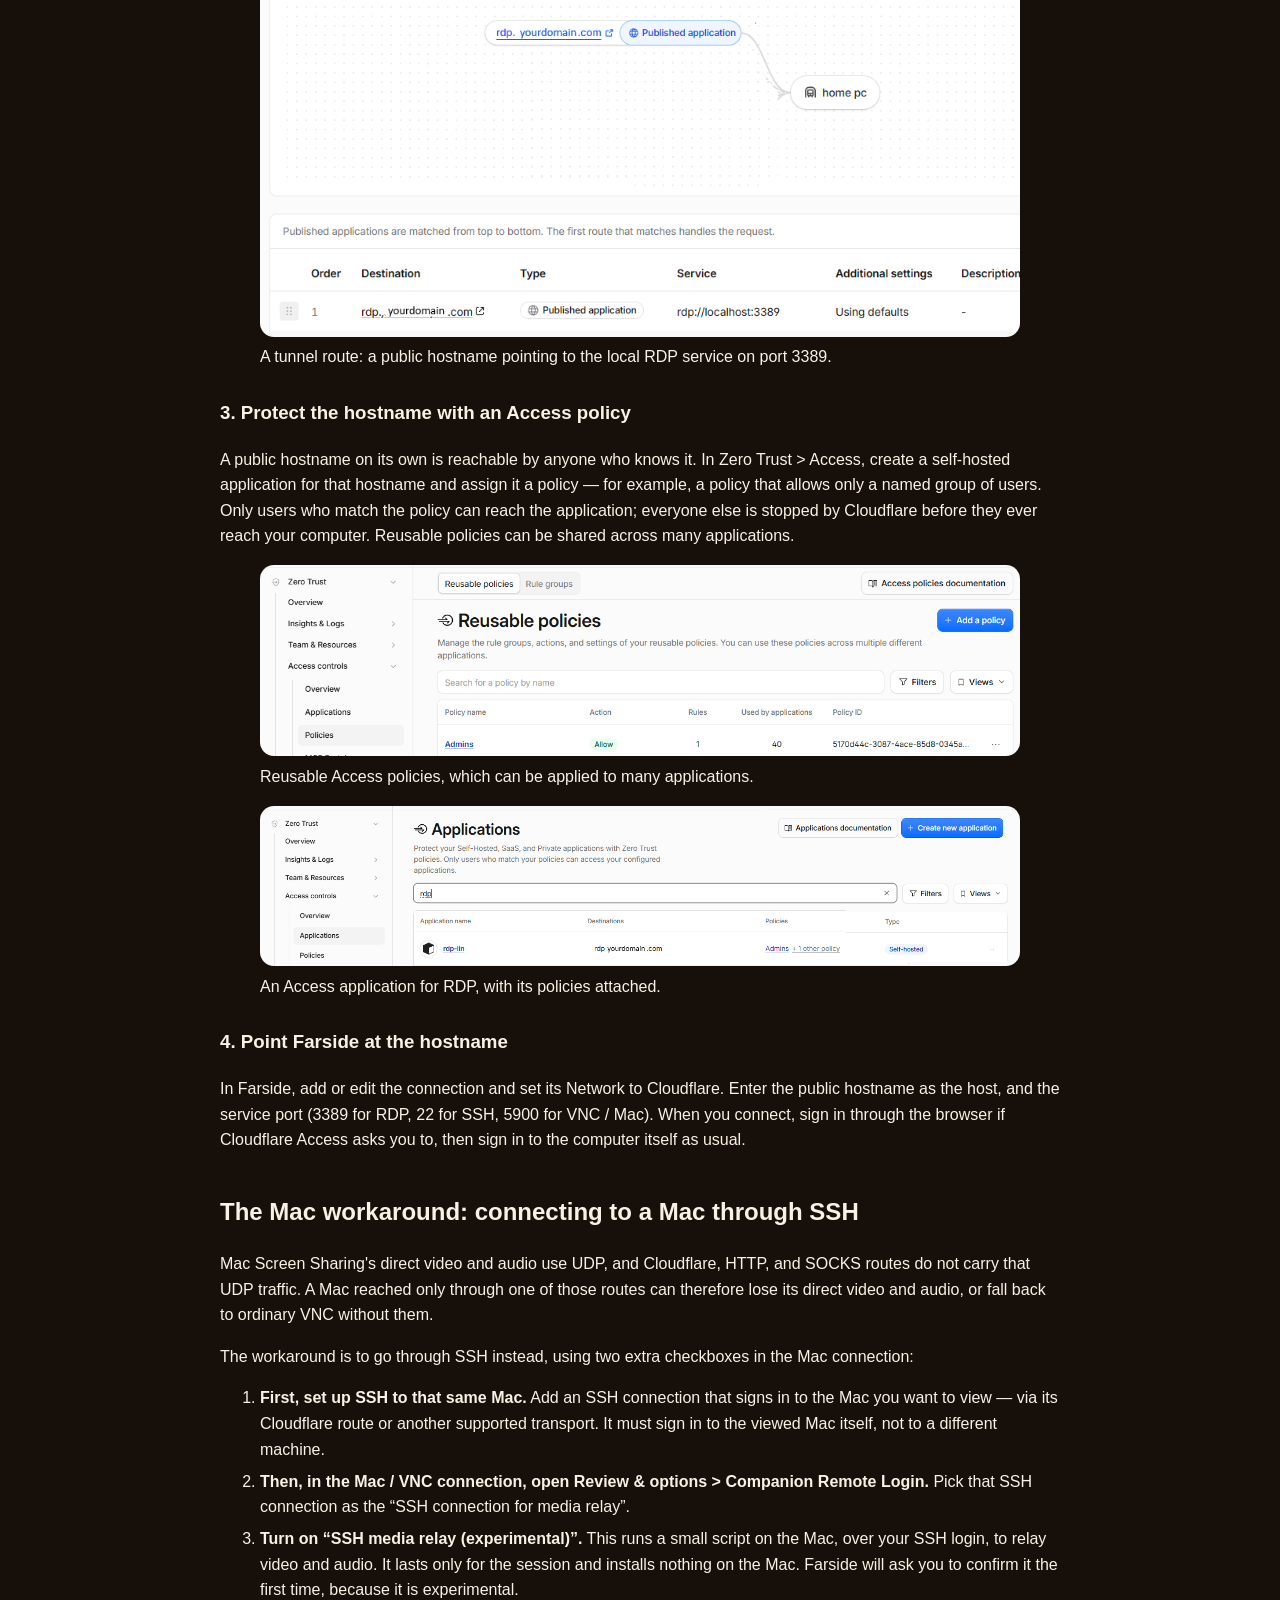
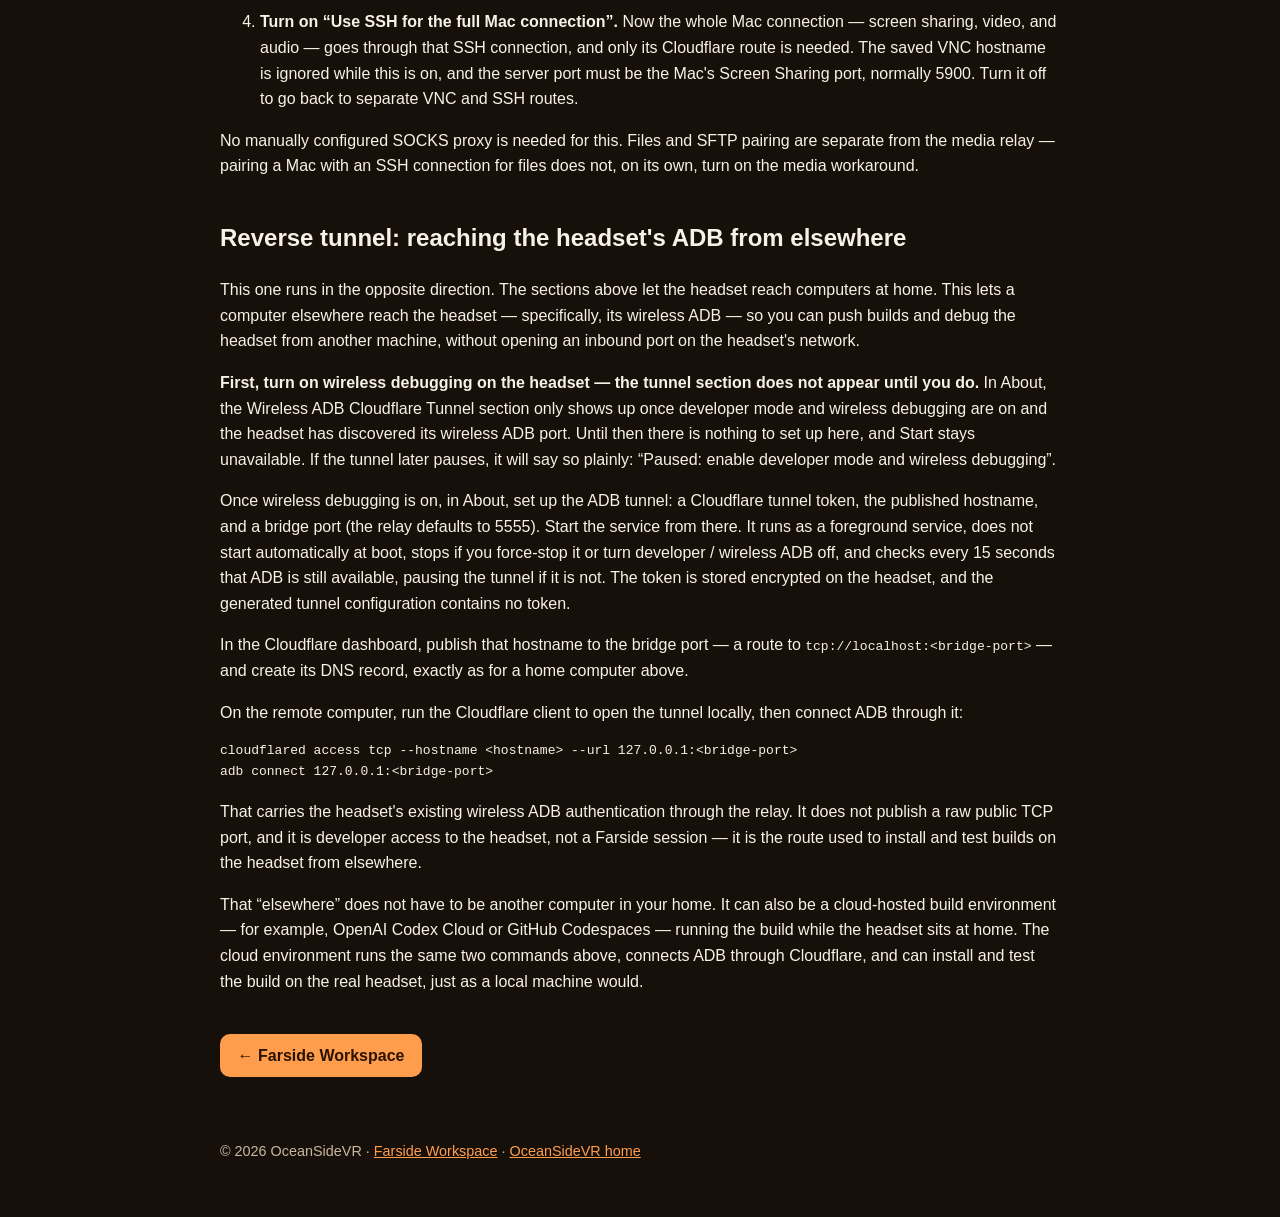
<file: farside/advanced-topics/index.html>
<!DOCTYPE html>
<html lang="en">
<head>
<meta charset="utf-8">
<meta name="viewport" content="width=device-width, initial-scale=1">
<title>Advanced topics — Farside Workspace</title>
<meta name="description" content="Cloudflare proxy setup, the Mac SSH workaround, and the reverse tunnel for remote ADB access to the headset.">
<link rel="icon" href="../../assets/company-logo.png">
<link rel="stylesheet" href="../../styles.css">
<style>
.doc h2 { margin-top: 2.5rem; }
.doc h3 { margin-top: 1.75rem; }
.doc li { margin-bottom: 0.4rem; }
.doc-nav { display: flex; gap: 0.6rem; flex-wrap: wrap; margin-top: 2.5rem; }
.back { color: var(--muted); text-decoration: none; }
</style>
</head>
<body>
<header class="site-header">
  <a href="../../" style="display:flex;align-items:center;gap:0.75rem;text-decoration:none;color:inherit;">
    <img src="../../assets/company-logo.png" alt="OceanSideVR logo" class="logo">
    <span class="wordmark">OceanSide<span class="wordmark-vr" style="color:#ff9d4d">VR</span></span>
  </a>
</header>
<main class="doc">
  <p><a class="back" href="../">&larr; Farside Workspace</a></p>
  <section class="hero" style="padding-top:2rem;">
    <h1>Advanced topics</h1>
    <p>Cloudflare proxying, the Mac SSH workaround, and reaching the headset's ADB over Cloudflare. Everything here works the same way for RDP, SSH, and VNC — the screenshots below show RDP as the example, but the pattern is the same for all connection types.</p>
  </section>

  <section>
    <h2>Cloudflare proxy, in plain terms</h2>
    <p>Normally, connecting to a computer from outside its network means opening an inbound port on that network. Cloudflare turns that around: the computer at home runs a small tunnel program that connects <em>out</em> to Cloudflare, and Cloudflare routes a public hostname to it. Nothing listens on an inbound port at home.</p>
    <p>In Farside, you pick <strong>Cloudflare</strong> as the connection's Network, instead of Direct. On the headset, Farside runs its own bundled Cloudflare client for that session, talks to Cloudflare, and connects to your computer through the tunnel on a private loopback connection. If the hostname is protected by Cloudflare Access, a browser sign-in opens when needed. Your computer's own host and certificate checks still apply — the tunnel does not skip them — and saved Cloudflare credentials are stored encrypted on the headset.</p>
    <p>Use it when the computer you want is not on the same network as the headset, or when you do not want to open ports to reach it. SOCKS5 and HTTP proxies are also available per connection, for networks where those fit better.</p>
  </section>

  <section>
    <h2>Setting up Cloudflare names to use</h2>
    <p>The setup is done once in the Cloudflare dashboard, on the computer that will be reached, and then reused by every Farside connection that points at it.</p>

    <h3>1. Create a tunnel on the home computer</h3>
    <p>In Cloudflare Zero Trust, go to Networks &gt; Tunnels and create a tunnel, then install and run the tunnel program on the computer you want to reach. Give the tunnel a name you will recognise, such as the computer's name. Before troubleshooting Farside, check here first: the tunnel should show as Healthy, with at least one replica running.</p>
    <figure>
      <img src="../media/cf-tunnels.png" alt="Cloudflare Tunnels list, showing a healthy tunnel" style="width:100%;border-radius:14px;">
      <figcaption>A tunnel in Cloudflare, showing Healthy with one replica running.</figcaption>
    </figure>

    <h3>2. Route a hostname to the local service</h3>
    <p>In the tunnel, add a route: a public hostname, and the service on that computer it should reach. For RDP, that is the local Remote Desktop service, on port 3389. The same pattern applies to the others — SSH on port 22, and VNC / Mac Screen Sharing on port 5900 — just a different hostname and port for each service.</p>
    <figure>
      <img src="../media/cf-routes.png" alt="Cloudflare tunnel route, hostname pointing to the local RDP service" style="width:100%;border-radius:14px;">
      <figcaption>A tunnel route: a public hostname pointing to the local RDP service on port 3389.</figcaption>
    </figure>

    <h3>3. Protect the hostname with an Access policy</h3>
    <p>A public hostname on its own is reachable by anyone who knows it. In Zero Trust &gt; Access, create a self-hosted application for that hostname and assign it a policy — for example, a policy that allows only a named group of users. Only users who match the policy can reach the application; everyone else is stopped by Cloudflare before they ever reach your computer. Reusable policies can be shared across many applications.</p>
    <figure>
      <img src="../media/cf-policies.png" alt="Cloudflare reusable Access policies list" style="width:100%;border-radius:14px;">
      <figcaption>Reusable Access policies, which can be applied to many applications.</figcaption>
    </figure>
    <figure>
      <img src="../media/cf-applications.png" alt="Cloudflare Access applications list, showing an RDP application with its policies" style="width:100%;border-radius:14px;">
      <figcaption>An Access application for RDP, with its policies attached.</figcaption>
    </figure>

    <h3>4. Point Farside at the hostname</h3>
    <p>In Farside, add or edit the connection and set its Network to Cloudflare. Enter the public hostname as the host, and the service port (3389 for RDP, 22 for SSH, 5900 for VNC / Mac). When you connect, sign in through the browser if Cloudflare Access asks you to, then sign in to the computer itself as usual.</p>
  </section>

  <section>
    <h2>The Mac workaround: connecting to a Mac through SSH</h2>
    <p>Mac Screen Sharing's direct video and audio use UDP, and Cloudflare, HTTP, and SOCKS routes do not carry that UDP traffic. A Mac reached only through one of those routes can therefore lose its direct video and audio, or fall back to ordinary VNC without them.</p>
    <p>The workaround is to go through SSH instead, using two extra checkboxes in the Mac connection:</p>
    <ol>
      <li><strong>First, set up SSH to that same Mac.</strong> Add an SSH connection that signs in to the Mac you want to view — via its Cloudflare route or another supported transport. It must sign in to the viewed Mac itself, not to a different machine.</li>
      <li><strong>Then, in the Mac / VNC connection, open Review &amp; options &gt; Companion Remote Login.</strong> Pick that SSH connection as the “SSH connection for media relay”.</li>
      <li><strong>Turn on “SSH media relay (experimental)”.</strong> This runs a small script on the Mac, over your SSH login, to relay video and audio. It lasts only for the session and installs nothing on the Mac. Farside will ask you to confirm it the first time, because it is experimental.</li>
      <li><strong>Turn on “Use SSH for the full Mac connection”.</strong> Now the whole Mac connection — screen sharing, video, and audio — goes through that SSH connection, and only its Cloudflare route is needed. The saved VNC hostname is ignored while this is on, and the server port must be the Mac's Screen Sharing port, normally 5900. Turn it off to go back to separate VNC and SSH routes.</li>
    </ol>
    <p>No manually configured SOCKS proxy is needed for this. Files and SFTP pairing are separate from the media relay — pairing a Mac with an SSH connection for files does not, on its own, turn on the media workaround.</p>
  </section>

  <section>
    <h2>Reverse tunnel: reaching the headset's ADB from elsewhere</h2>
    <p>This one runs in the opposite direction. The sections above let the headset reach computers at home. This lets a computer elsewhere reach the headset — specifically, its wireless ADB — so you can push builds and debug the headset from another machine, without opening an inbound port on the headset's network.</p>
    <p><strong>First, turn on wireless debugging on the headset — the tunnel section does not appear until you do.</strong> In About, the Wireless ADB Cloudflare Tunnel section only shows up once developer mode and wireless debugging are on and the headset has discovered its wireless ADB port. Until then there is nothing to set up here, and Start stays unavailable. If the tunnel later pauses, it will say so plainly: “Paused: enable developer mode and wireless debugging”.</p>
    <p>Once wireless debugging is on, in About, set up the ADB tunnel: a Cloudflare tunnel token, the published hostname, and a bridge port (the relay defaults to 5555). Start the service from there. It runs as a foreground service, does not start automatically at boot, stops if you force-stop it or turn developer / wireless ADB off, and checks every 15 seconds that ADB is still available, pausing the tunnel if it is not. The token is stored encrypted on the headset, and the generated tunnel configuration contains no token.</p>
    <p>In the Cloudflare dashboard, publish that hostname to the bridge port — a route to <code>tcp://localhost:&lt;bridge-port&gt;</code> — and create its DNS record, exactly as for a home computer above.</p>
    <p>On the remote computer, run the Cloudflare client to open the tunnel locally, then connect ADB through it:</p>
    <pre><code>cloudflared access tcp --hostname &lt;hostname&gt; --url 127.0.0.1:&lt;bridge-port&gt;
adb connect 127.0.0.1:&lt;bridge-port&gt;</code></pre>
    <p>That carries the headset's existing wireless ADB authentication through the relay. It does not publish a raw public TCP port, and it is developer access to the headset, not a Farside session — it is the route used to install and test builds on the headset from elsewhere.</p>
    <p>That “elsewhere” does not have to be another computer in your home. It can also be a cloud-hosted build environment — for example, OpenAI Codex Cloud or GitHub Codespaces — running the build while the headset sits at home. The cloud environment runs the same two commands above, connects ADB through Cloudflare, and can install and test the build on the real headset, just as a local machine would.</p>
  </section>

  <nav class="doc-nav">
    <a class="btn" href="../">&larr; Farside Workspace</a>
  </nav>
</main>
<footer>
  <p>&copy; 2026 OceanSideVR &middot; <a href="../">Farside Workspace</a> &middot; <a href="../../">OceanSideVR home</a></p>
</footer>
</body>
</html>
</file>
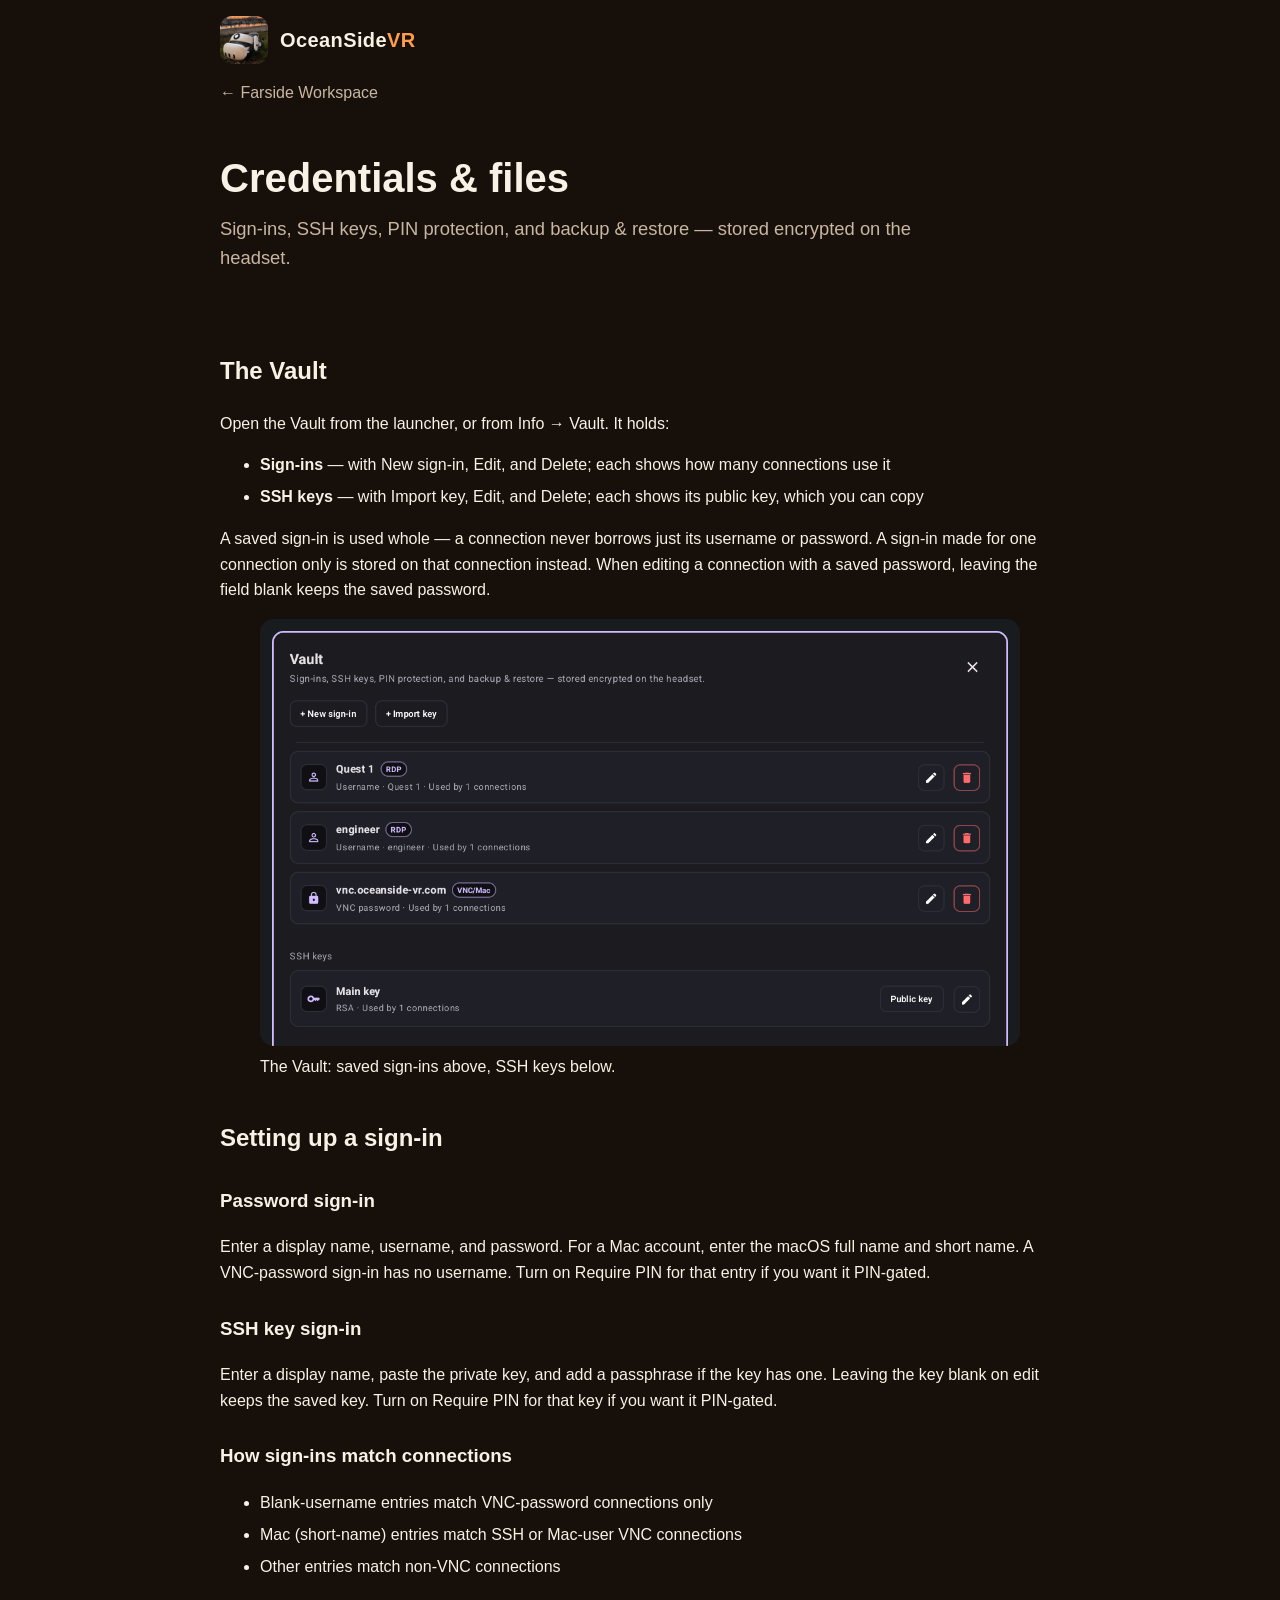
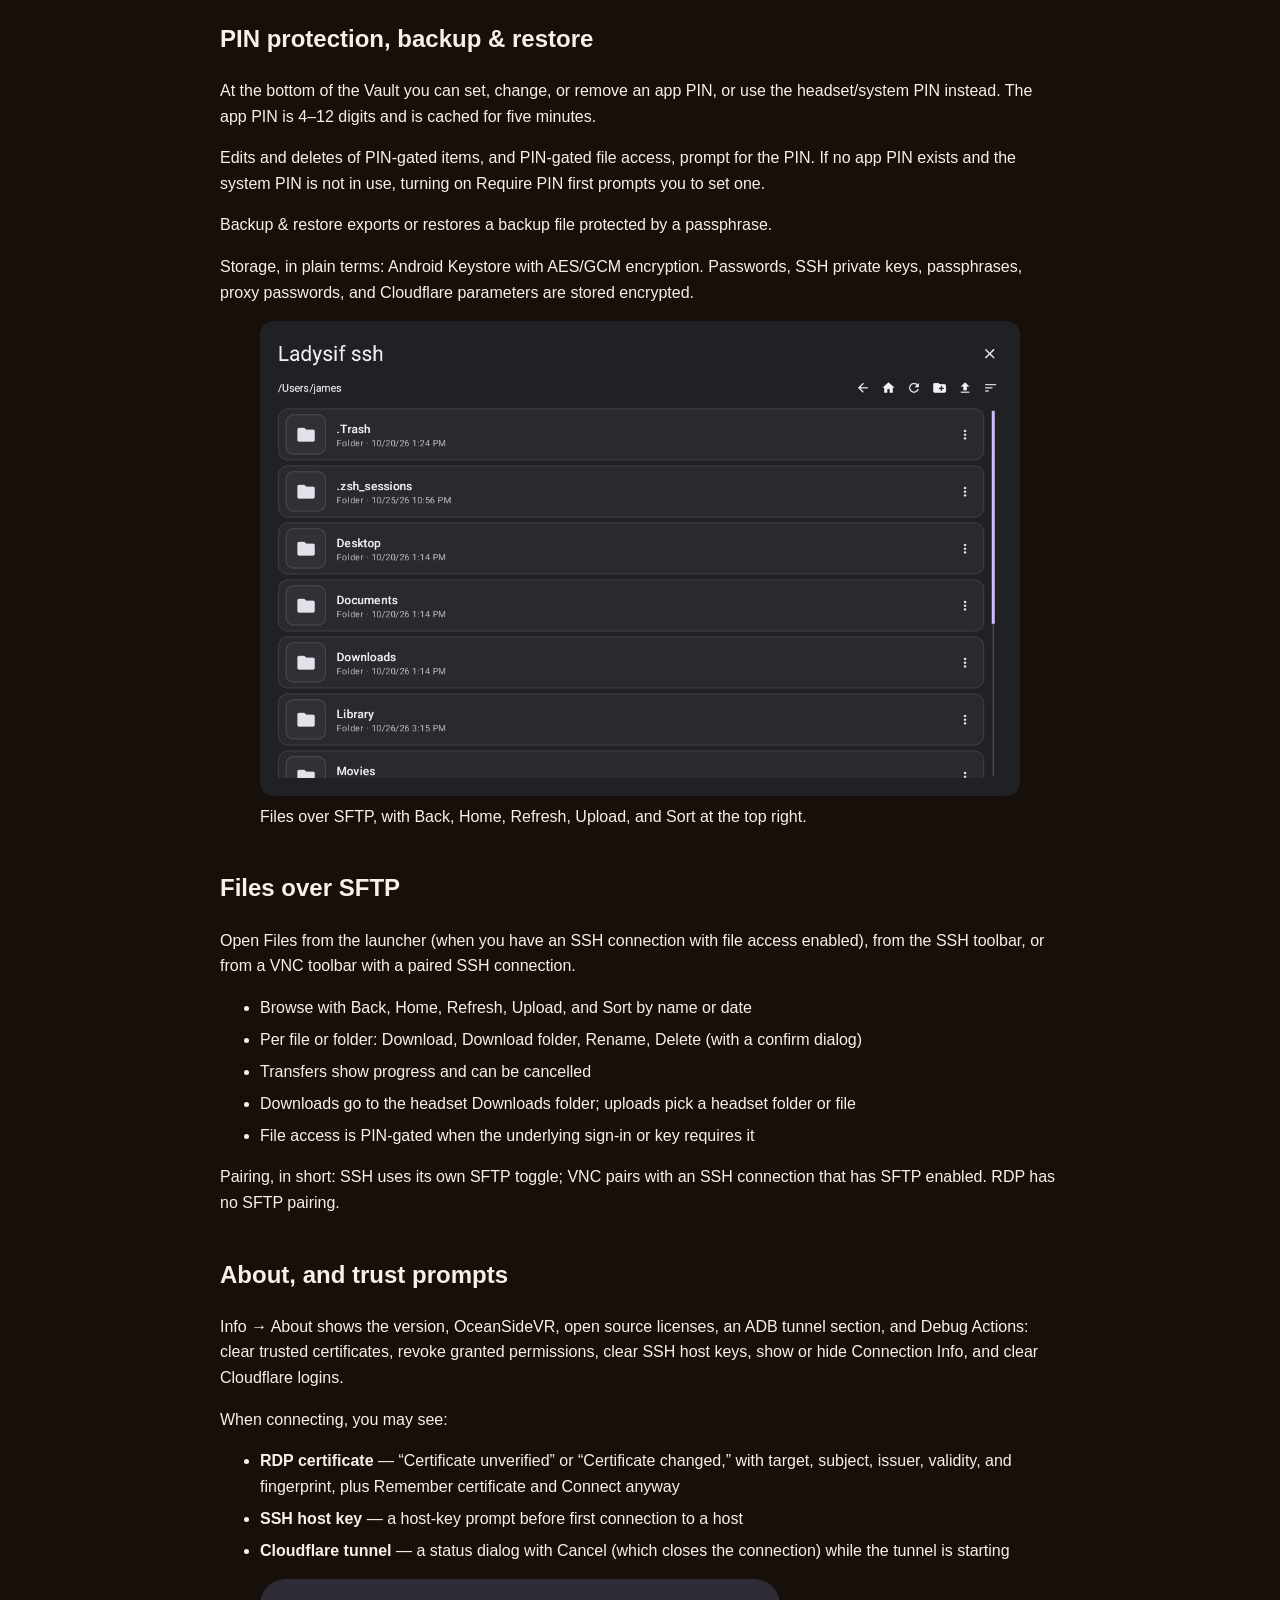
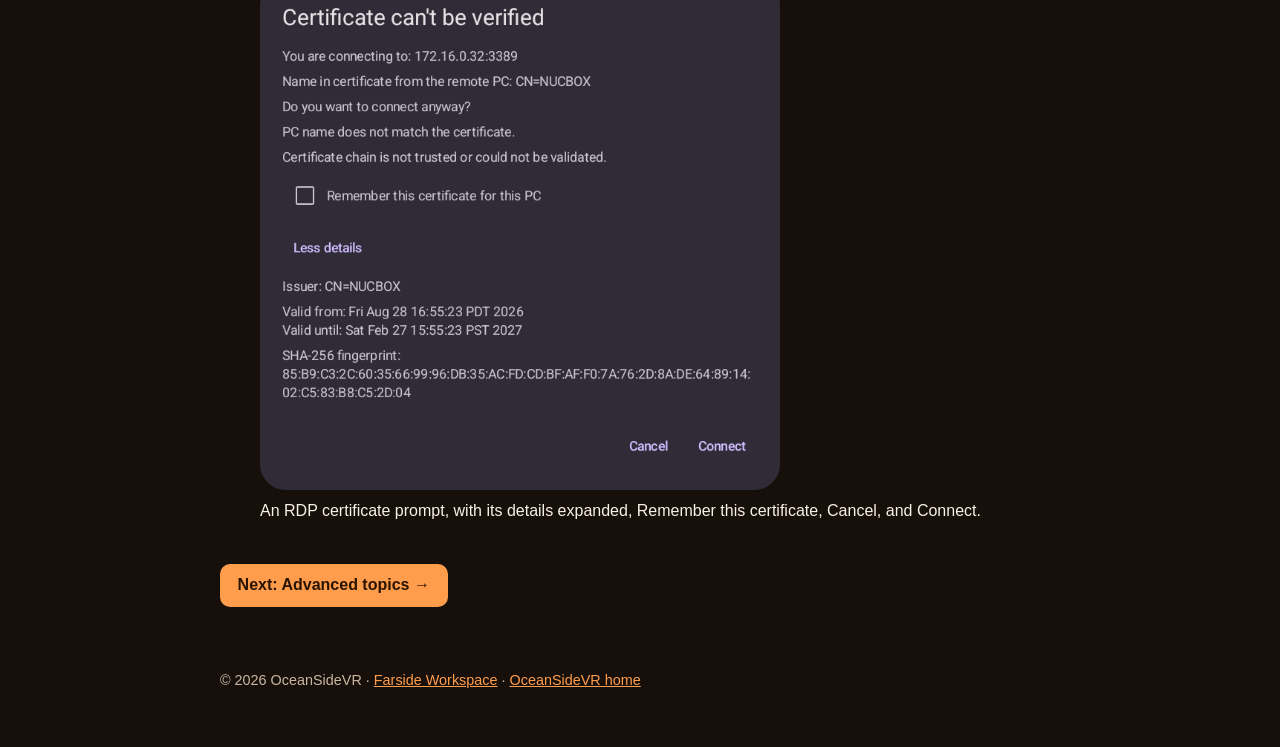
<file: farside/credentials/index.html>
<!DOCTYPE html>
<html lang="en">
<head>
<meta charset="utf-8">
<meta name="viewport" content="width=device-width, initial-scale=1">
<title>Credentials &amp; files — Farside Workspace</title>
<meta name="description" content="How Farside stores sign-ins and SSH keys, PIN protection, and SFTP file access.">
<link rel="icon" href="../../assets/company-logo.png">
<link rel="stylesheet" href="../../styles.css">
<style>
.doc h2 { margin-top: 2.5rem; }
.doc h3 { margin-top: 1.75rem; }
.doc li { margin-bottom: 0.4rem; }
.doc-nav { display: flex; gap: 0.6rem; flex-wrap: wrap; margin-top: 2.5rem; }
.back { color: var(--muted); text-decoration: none; }
</style>
</head>
<body>
<header class="site-header">
  <a href="../../" style="display:flex;align-items:center;gap:0.75rem;text-decoration:none;color:inherit;">
    <img src="../../assets/company-logo.png" alt="OceanSideVR logo" class="logo">
    <span class="wordmark">OceanSide<span class="wordmark-vr" style="color:#ff9d4d">VR</span></span>
  </a>
</header>
<main class="doc">
  <p><a class="back" href="../">&larr; Farside Workspace</a></p>
  <section class="hero" style="padding-top:2rem;">
    <h1>Credentials &amp; files</h1>
    <p>Sign-ins, SSH keys, PIN protection, and backup &amp; restore — stored encrypted on the headset.</p>
  </section>

  <section>
    <h2>The Vault</h2>
    <p>Open the Vault from the launcher, or from Info → Vault. It holds:</p>
    <ul>
      <li><strong>Sign-ins</strong> — with New sign-in, Edit, and Delete; each shows how many connections use it</li>
      <li><strong>SSH keys</strong> — with Import key, Edit, and Delete; each shows its public key, which you can copy</li>
    </ul>
    <p>A saved sign-in is used whole — a connection never borrows just its username or password. A sign-in made for one connection only is stored on that connection instead. When editing a connection with a saved password, leaving the field blank keeps the saved password.</p>
    <figure>
      <img src="../media/docs-shot-vault.png" alt="Vault, showing saved sign-ins and SSH keys" style="width:100%;border-radius:14px;">
      <figcaption>The Vault: saved sign-ins above, SSH keys below.</figcaption>
    </figure>
  </section>

  <section>
    <h2>Setting up a sign-in</h2>
    <h3>Password sign-in</h3>
    <p>Enter a display name, username, and password. For a Mac account, enter the macOS full name and short name. A VNC-password sign-in has no username. Turn on Require PIN for that entry if you want it PIN-gated.</p>
    <h3>SSH key sign-in</h3>
    <p>Enter a display name, paste the private key, and add a passphrase if the key has one. Leaving the key blank on edit keeps the saved key. Turn on Require PIN for that key if you want it PIN-gated.</p>
    <h3>How sign-ins match connections</h3>
    <ul>
      <li>Blank-username entries match VNC-password connections only</li>
      <li>Mac (short-name) entries match SSH or Mac-user VNC connections</li>
      <li>Other entries match non-VNC connections</li>
    </ul>
  </section>

  <section>
    <h2>PIN protection, backup &amp; restore</h2>
    <p>At the bottom of the Vault you can set, change, or remove an app PIN, or use the headset/system PIN instead. The app PIN is 4–12 digits and is cached for five minutes.</p>
    <p>Edits and deletes of PIN-gated items, and PIN-gated file access, prompt for the PIN. If no app PIN exists and the system PIN is not in use, turning on Require PIN first prompts you to set one.</p>
    <p>Backup &amp; restore exports or restores a backup file protected by a passphrase.</p>
    <p>Storage, in plain terms: Android Keystore with AES/GCM encryption. Passwords, SSH private keys, passphrases, proxy passwords, and Cloudflare parameters are stored encrypted.</p>
  </section>

  <figure>
    <img src="../media/docs-shot-sftp.png" alt="SFTP file list for an SSH connection" style="width:100%;border-radius:14px;">
    <figcaption>Files over SFTP, with Back, Home, Refresh, Upload, and Sort at the top right.</figcaption>
  </figure>

  <section>
    <h2>Files over SFTP</h2>
    <p>Open Files from the launcher (when you have an SSH connection with file access enabled), from the SSH toolbar, or from a VNC toolbar with a paired SSH connection.</p>
    <ul>
      <li>Browse with Back, Home, Refresh, Upload, and Sort by name or date</li>
      <li>Per file or folder: Download, Download folder, Rename, Delete (with a confirm dialog)</li>
      <li>Transfers show progress and can be cancelled</li>
      <li>Downloads go to the headset Downloads folder; uploads pick a headset folder or file</li>
      <li>File access is PIN-gated when the underlying sign-in or key requires it</li>
    </ul>
    <p>Pairing, in short: SSH uses its own SFTP toggle; VNC pairs with an SSH connection that has SFTP enabled. RDP has no SFTP pairing.</p>
  </section>

  <section>
    <h2>About, and trust prompts</h2>
    <p>Info → About shows the version, OceanSideVR, open source licenses, an ADB tunnel section, and Debug Actions: clear trusted certificates, revoke granted permissions, clear SSH host keys, show or hide Connection Info, and clear Cloudflare logins.</p>
    <p>When connecting, you may see:</p>
    <ul>
      <li><strong>RDP certificate</strong> — “Certificate unverified” or “Certificate changed,” with target, subject, issuer, validity, and fingerprint, plus Remember certificate and Connect anyway</li>
      <li><strong>SSH host key</strong> — a host-key prompt before first connection to a host</li>
      <li><strong>Cloudflare tunnel</strong> — a status dialog with Cancel (which closes the connection) while the tunnel is starting</li>
    </ul>
    <figure>
      <img src="../media/docs-shot-certificate.png" alt="RDP certificate prompt, Certificate can't be verified" style="width:100%;max-width:520px;border-radius:14px;">
      <figcaption>An RDP certificate prompt, with its details expanded, Remember this certificate, Cancel, and Connect.</figcaption>
    </figure>
  </section>

  <nav class="doc-nav">
    <a class="btn" href="../advanced-topics/">Next: Advanced topics &rarr;</a>
  </nav>
</main>
<footer>
  <p>&copy; 2026 OceanSideVR &middot; <a href="../">Farside Workspace</a> &middot; <a href="../../">OceanSideVR home</a></p>
</footer>
</body>
</html>
</file>
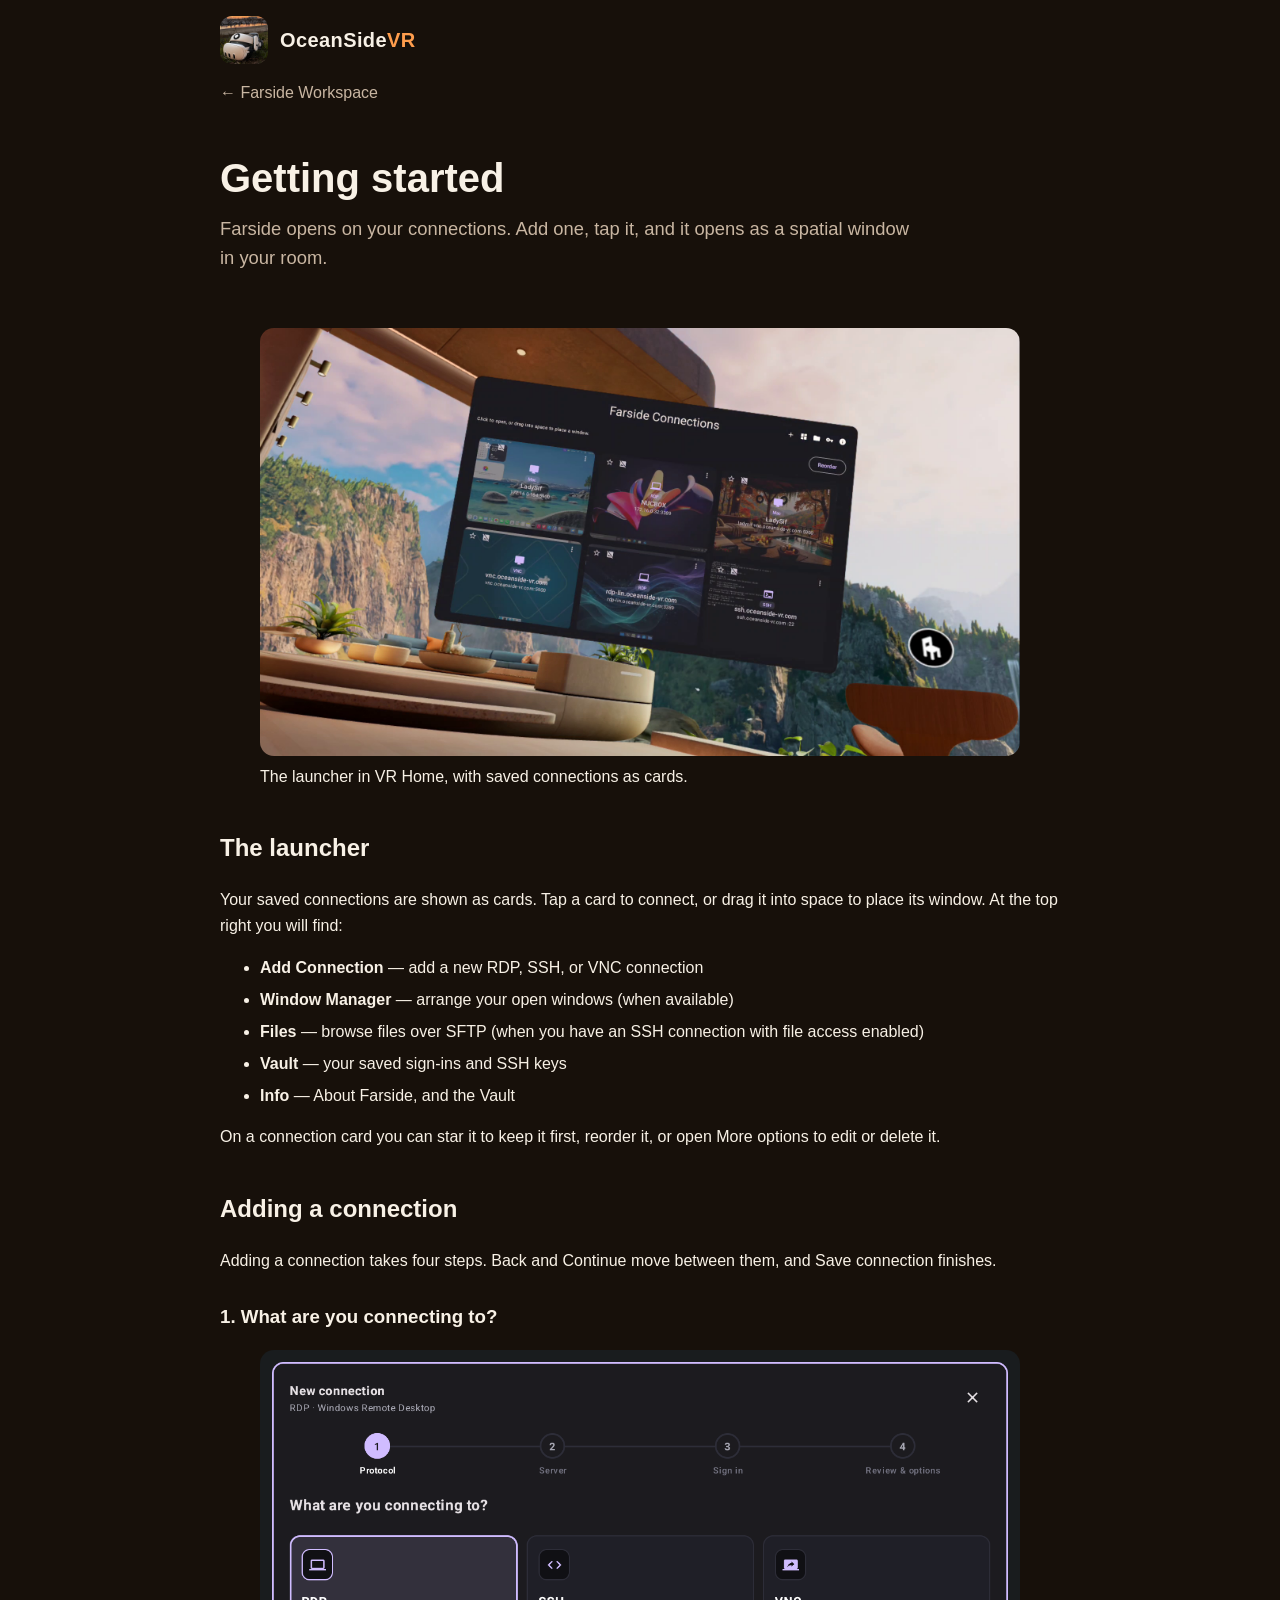
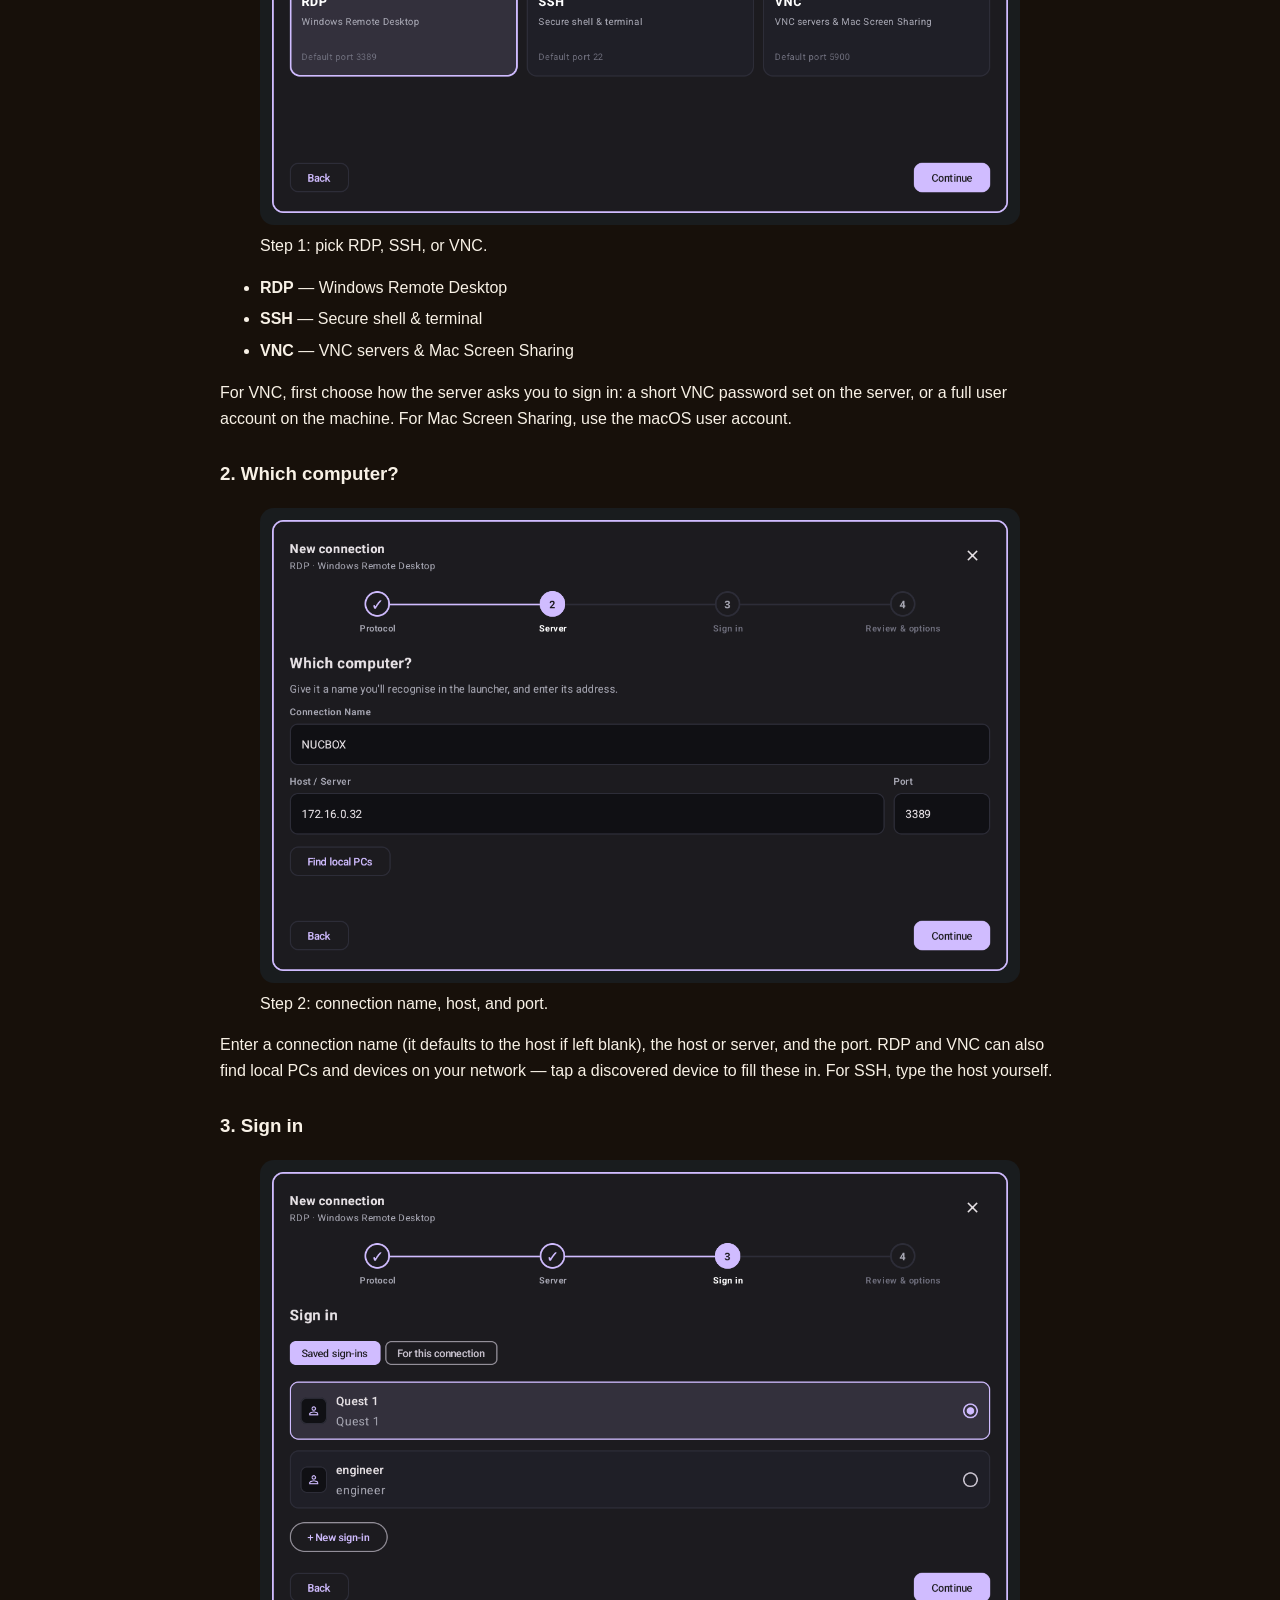
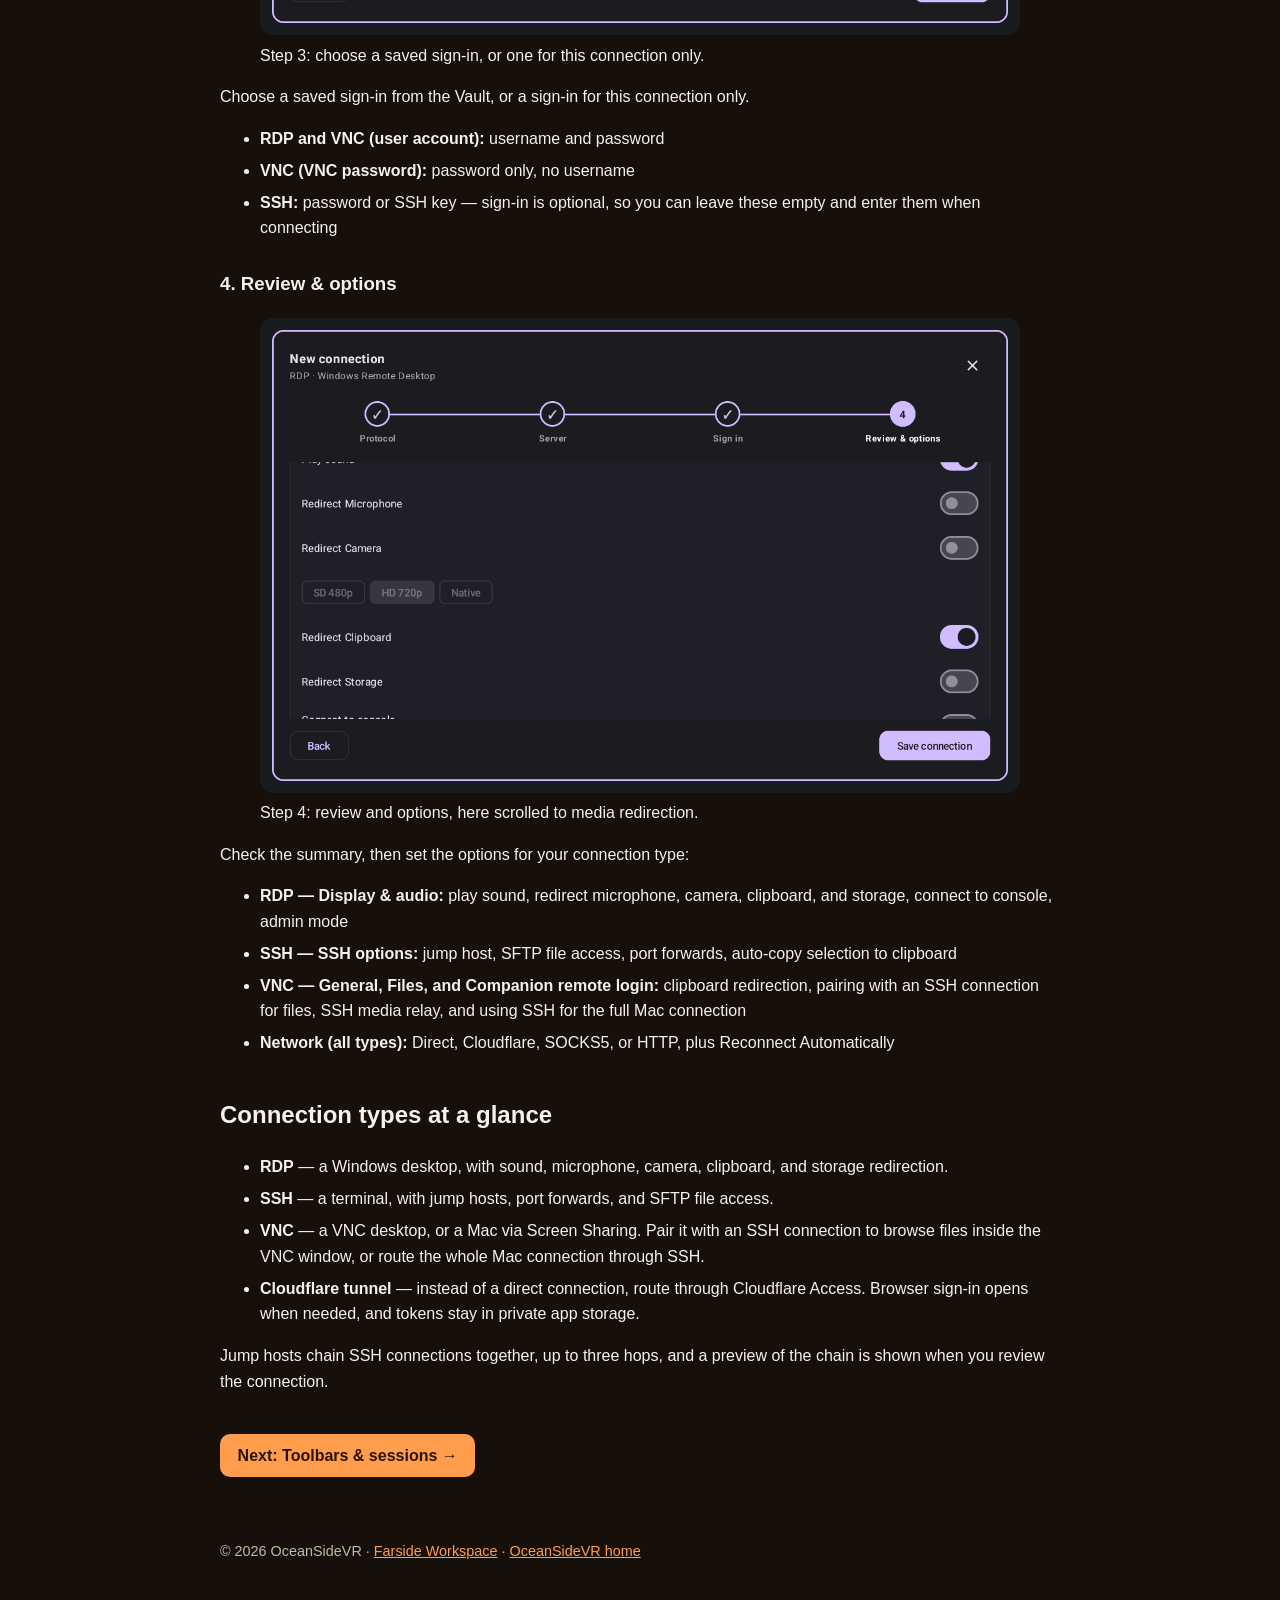
<file: farside/getting-started/index.html>
<!DOCTYPE html>
<html lang="en">
<head>
<meta charset="utf-8">
<meta name="viewport" content="width=device-width, initial-scale=1">
<title>Getting started — Farside Workspace</title>
<meta name="description" content="Set up Farside and add your first RDP, SSH, or VNC connection.">
<link rel="icon" href="../../assets/company-logo.png">
<link rel="stylesheet" href="../../styles.css">
<style>
.doc h2 { margin-top: 2.5rem; }
.doc h3 { margin-top: 1.75rem; }
.doc li { margin-bottom: 0.4rem; }
.doc-nav { display: flex; gap: 0.6rem; flex-wrap: wrap; margin-top: 2.5rem; }
.back { color: var(--muted); text-decoration: none; }
</style>
</head>
<body>
<header class="site-header">
  <a href="../../" style="display:flex;align-items:center;gap:0.75rem;text-decoration:none;color:inherit;">
    <img src="../../assets/company-logo.png" alt="OceanSideVR logo" class="logo">
    <span class="wordmark">OceanSide<span class="wordmark-vr" style="color:#ff9d4d">VR</span></span>
  </a>
</header>
<main class="doc">
  <p><a class="back" href="../">&larr; Farside Workspace</a></p>
  <section class="hero" style="padding-top:2rem;">
    <h1>Getting started</h1>
    <p>Farside opens on your connections. Add one, tap it, and it opens as a spatial window in your room.</p>
  </section>

  <figure>
    <img src="../media/docs-shot-launcher.png" alt="Farside Connections launcher in VR Home" style="width:100%;border-radius:14px;">
    <figcaption>The launcher in VR Home, with saved connections as cards.</figcaption>
  </figure>

  <section>
    <h2>The launcher</h2>
    <p>Your saved connections are shown as cards. Tap a card to connect, or drag it into space to place its window. At the top right you will find:</p>
    <ul>
      <li><strong>Add Connection</strong> — add a new RDP, SSH, or VNC connection</li>
      <li><strong>Window Manager</strong> — arrange your open windows (when available)</li>
      <li><strong>Files</strong> — browse files over SFTP (when you have an SSH connection with file access enabled)</li>
      <li><strong>Vault</strong> — your saved sign-ins and SSH keys</li>
      <li><strong>Info</strong> — About Farside, and the Vault</li>
    </ul>
    <p>On a connection card you can star it to keep it first, reorder it, or open More options to edit or delete it.</p>
  </section>

  <section>
    <h2>Adding a connection</h2>
    <p>Adding a connection takes four steps. Back and Continue move between them, and Save connection finishes.</p>

    <h3>1. What are you connecting to?</h3>
    <figure>
      <img src="../media/docs-shot-protocol.png" alt="New connection, step 1: RDP, SSH, VNC cards" style="width:100%;border-radius:14px;">
      <figcaption>Step 1: pick RDP, SSH, or VNC.</figcaption>
    </figure>
    <ul>
      <li><strong>RDP</strong> — Windows Remote Desktop</li>
      <li><strong>SSH</strong> — Secure shell &amp; terminal</li>
      <li><strong>VNC</strong> — VNC servers &amp; Mac Screen Sharing</li>
    </ul>
    <p>For VNC, first choose how the server asks you to sign in: a short VNC password set on the server, or a full user account on the machine. For Mac Screen Sharing, use the macOS user account.</p>

    <h3>2. Which computer?</h3>
    <figure>
      <img src="../media/docs-shot-server.png" alt="New connection, step 2: connection name, host, port" style="width:100%;border-radius:14px;">
      <figcaption>Step 2: connection name, host, and port.</figcaption>
    </figure>
    <p>Enter a connection name (it defaults to the host if left blank), the host or server, and the port. RDP and VNC can also find local PCs and devices on your network — tap a discovered device to fill these in. For SSH, type the host yourself.</p>

    <h3>3. Sign in</h3>
    <figure>
      <img src="../media/docs-shot-signin.png" alt="New connection, step 3: saved sign-ins" style="width:100%;border-radius:14px;">
      <figcaption>Step 3: choose a saved sign-in, or one for this connection only.</figcaption>
    </figure>
    <p>Choose a saved sign-in from the Vault, or a sign-in for this connection only.</p>
    <ul>
      <li><strong>RDP and VNC (user account):</strong> username and password</li>
      <li><strong>VNC (VNC password):</strong> password only, no username</li>
      <li><strong>SSH:</strong> password or SSH key — sign-in is optional, so you can leave these empty and enter them when connecting</li>
    </ul>

    <h3>4. Review &amp; options</h3>
    <figure>
      <img src="../media/docs-shot-review.png" alt="New connection, step 4: review and options, scrolled to media redirection" style="width:100%;border-radius:14px;">
      <figcaption>Step 4: review and options, here scrolled to media redirection.</figcaption>
    </figure>
    <p>Check the summary, then set the options for your connection type:</p>
    <ul>
      <li><strong>RDP — Display &amp; audio:</strong> play sound, redirect microphone, camera, clipboard, and storage, connect to console, admin mode</li>
      <li><strong>SSH — SSH options:</strong> jump host, SFTP file access, port forwards, auto-copy selection to clipboard</li>
      <li><strong>VNC — General, Files, and Companion remote login:</strong> clipboard redirection, pairing with an SSH connection for files, SSH media relay, and using SSH for the full Mac connection</li>
      <li><strong>Network (all types):</strong> Direct, Cloudflare, SOCKS5, or HTTP, plus Reconnect Automatically</li>
    </ul>
  </section>

  <section>
    <h2>Connection types at a glance</h2>
    <ul>
      <li><strong>RDP</strong> — a Windows desktop, with sound, microphone, camera, clipboard, and storage redirection.</li>
      <li><strong>SSH</strong> — a terminal, with jump hosts, port forwards, and SFTP file access.</li>
      <li><strong>VNC</strong> — a VNC desktop, or a Mac via Screen Sharing. Pair it with an SSH connection to browse files inside the VNC window, or route the whole Mac connection through SSH.</li>
      <li><strong>Cloudflare tunnel</strong> — instead of a direct connection, route through Cloudflare Access. Browser sign-in opens when needed, and tokens stay in private app storage.</li>
    </ul>
    <p>Jump hosts chain SSH connections together, up to three hops, and a preview of the chain is shown when you review the connection.</p>
  </section>

  <nav class="doc-nav">
    <a class="btn" href="../toolbars/">Next: Toolbars &amp; sessions &rarr;</a>
  </nav>
</main>
<footer>
  <p>&copy; 2026 OceanSideVR &middot; <a href="../">Farside Workspace</a> &middot; <a href="../../">OceanSideVR home</a></p>
</footer>
</body>
</html>
</file>
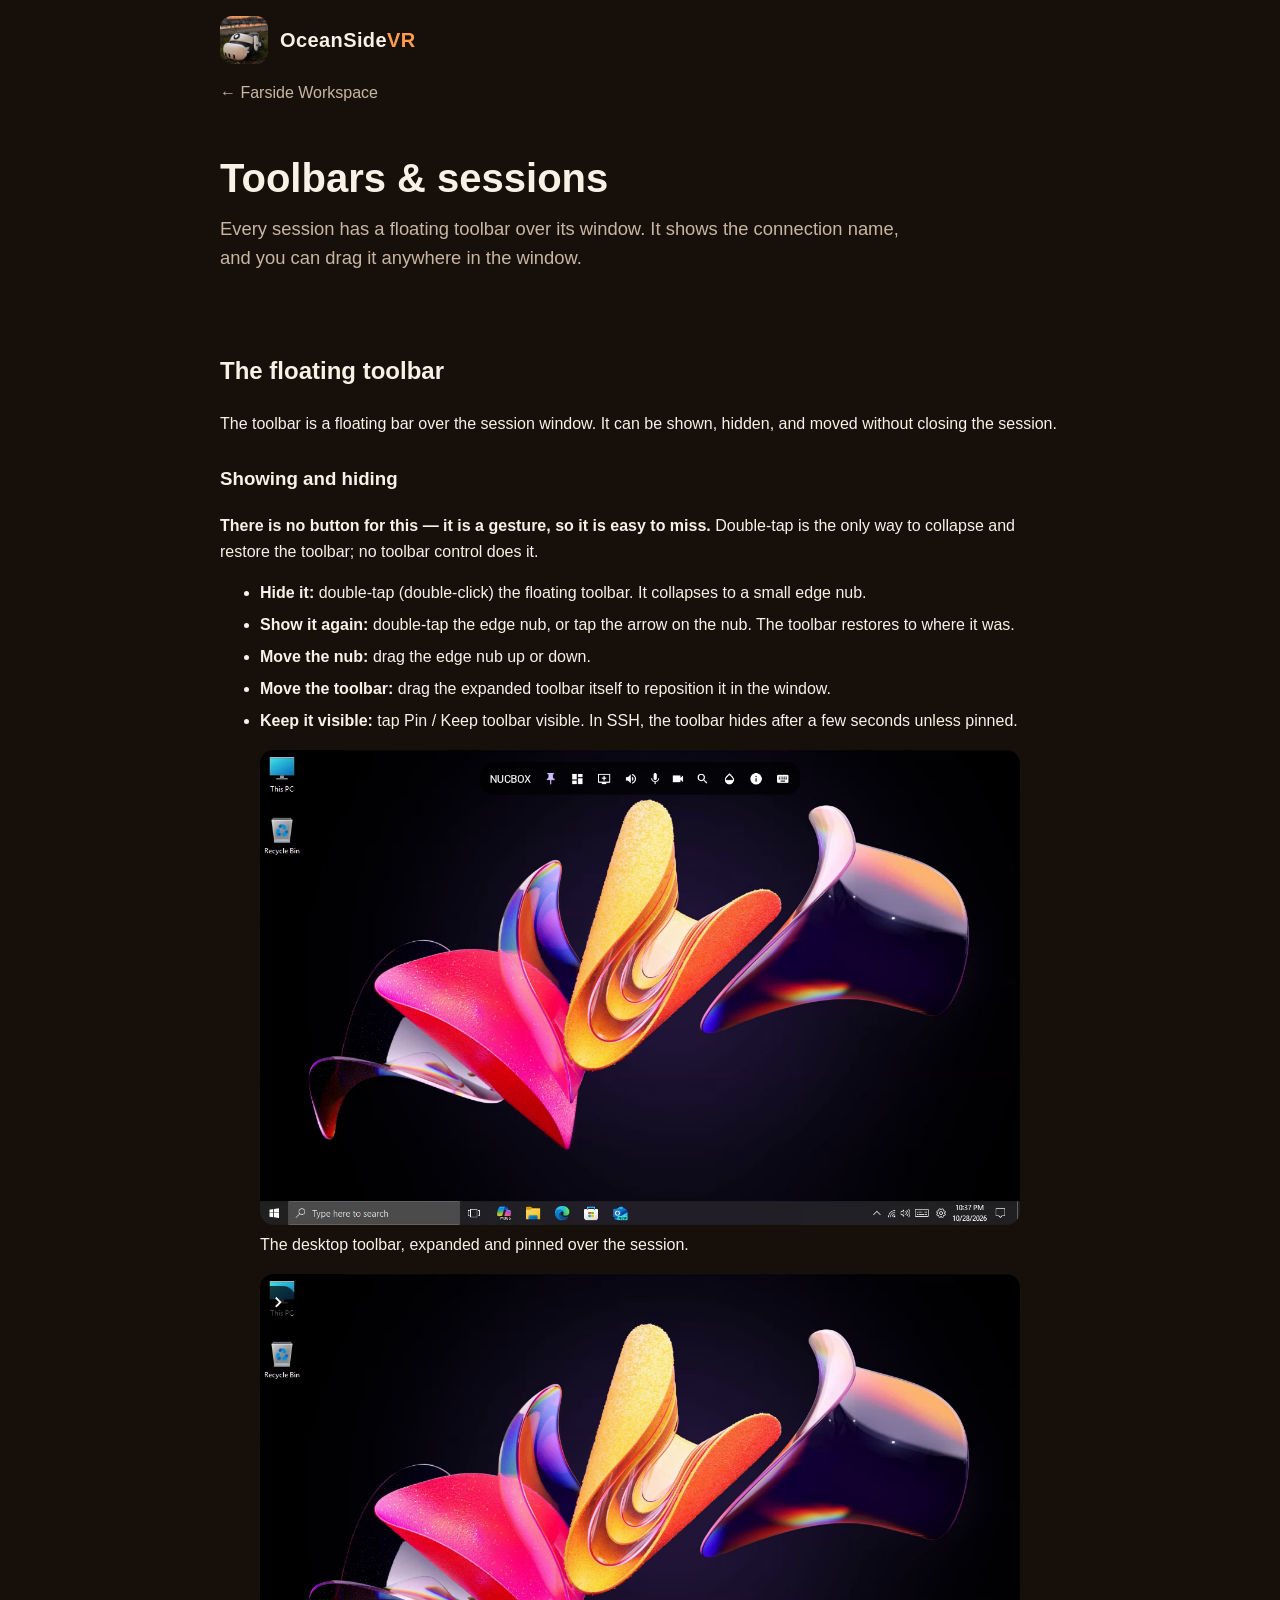
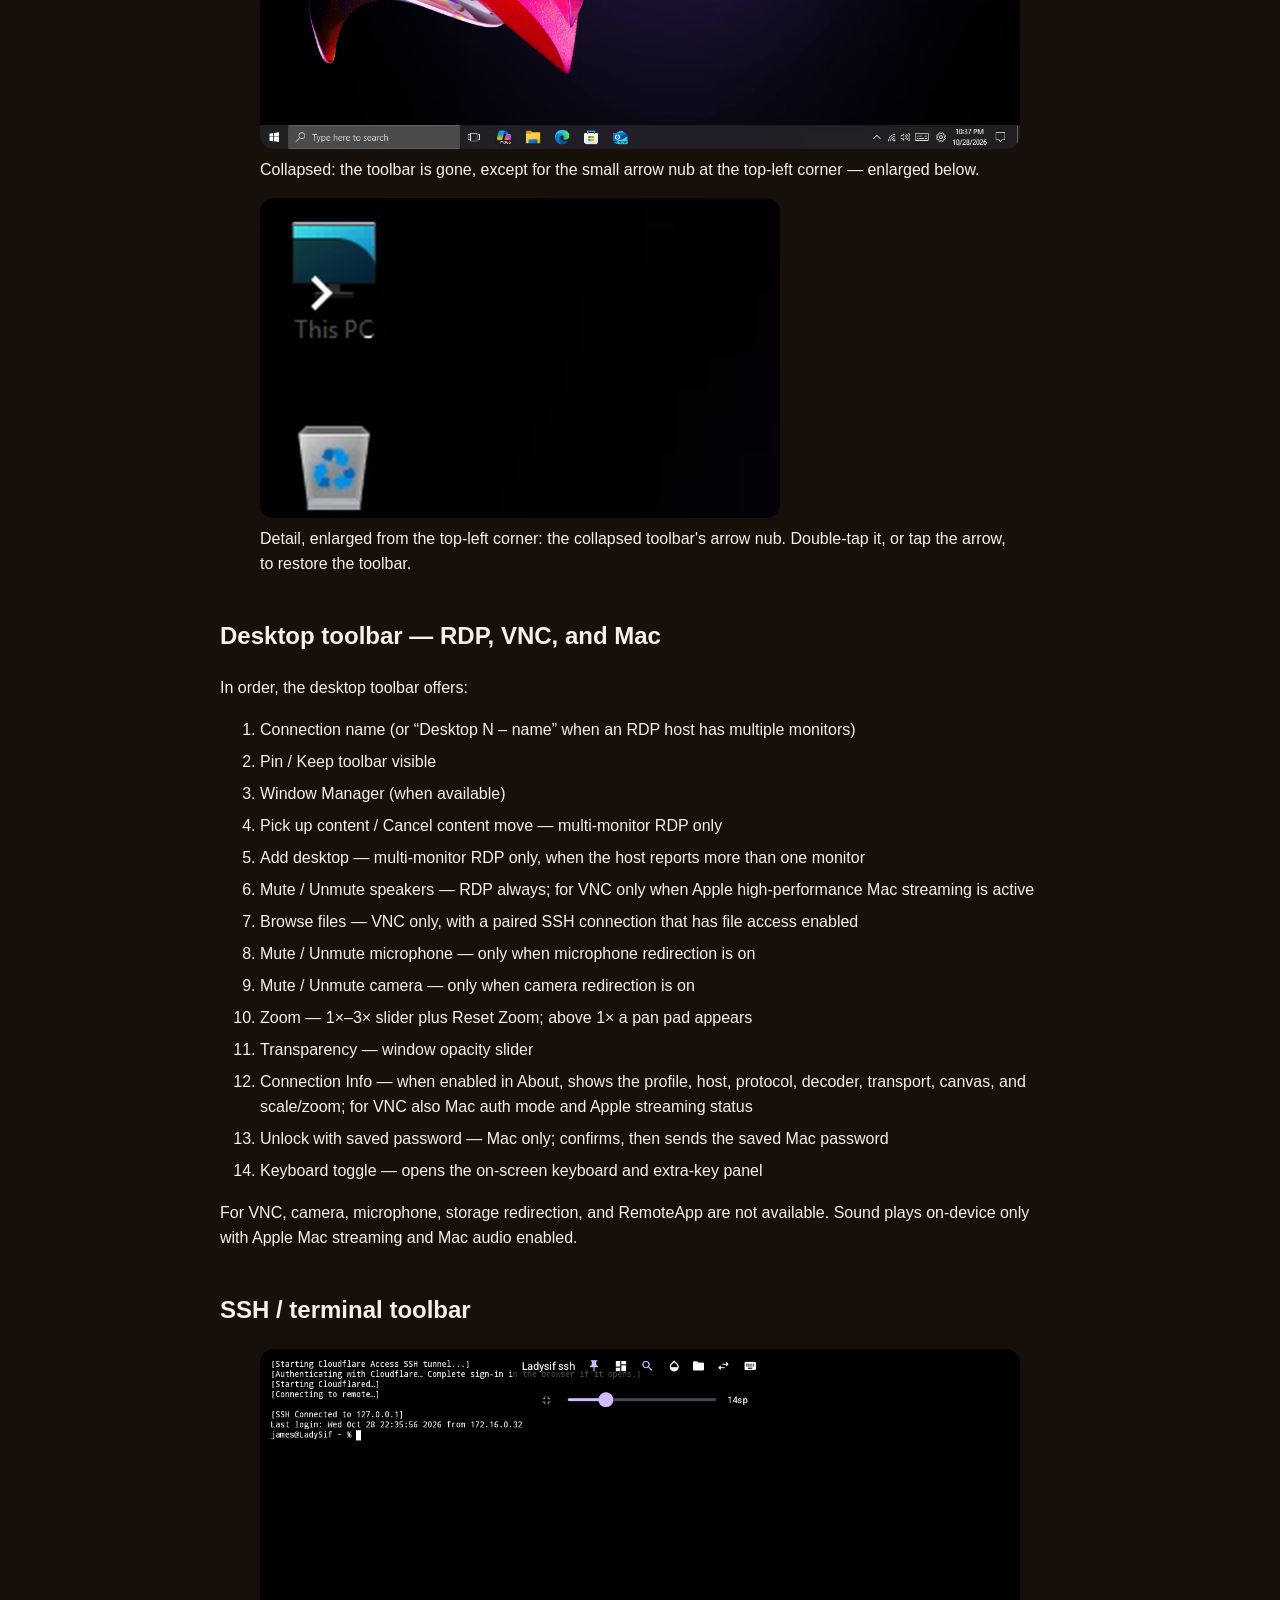
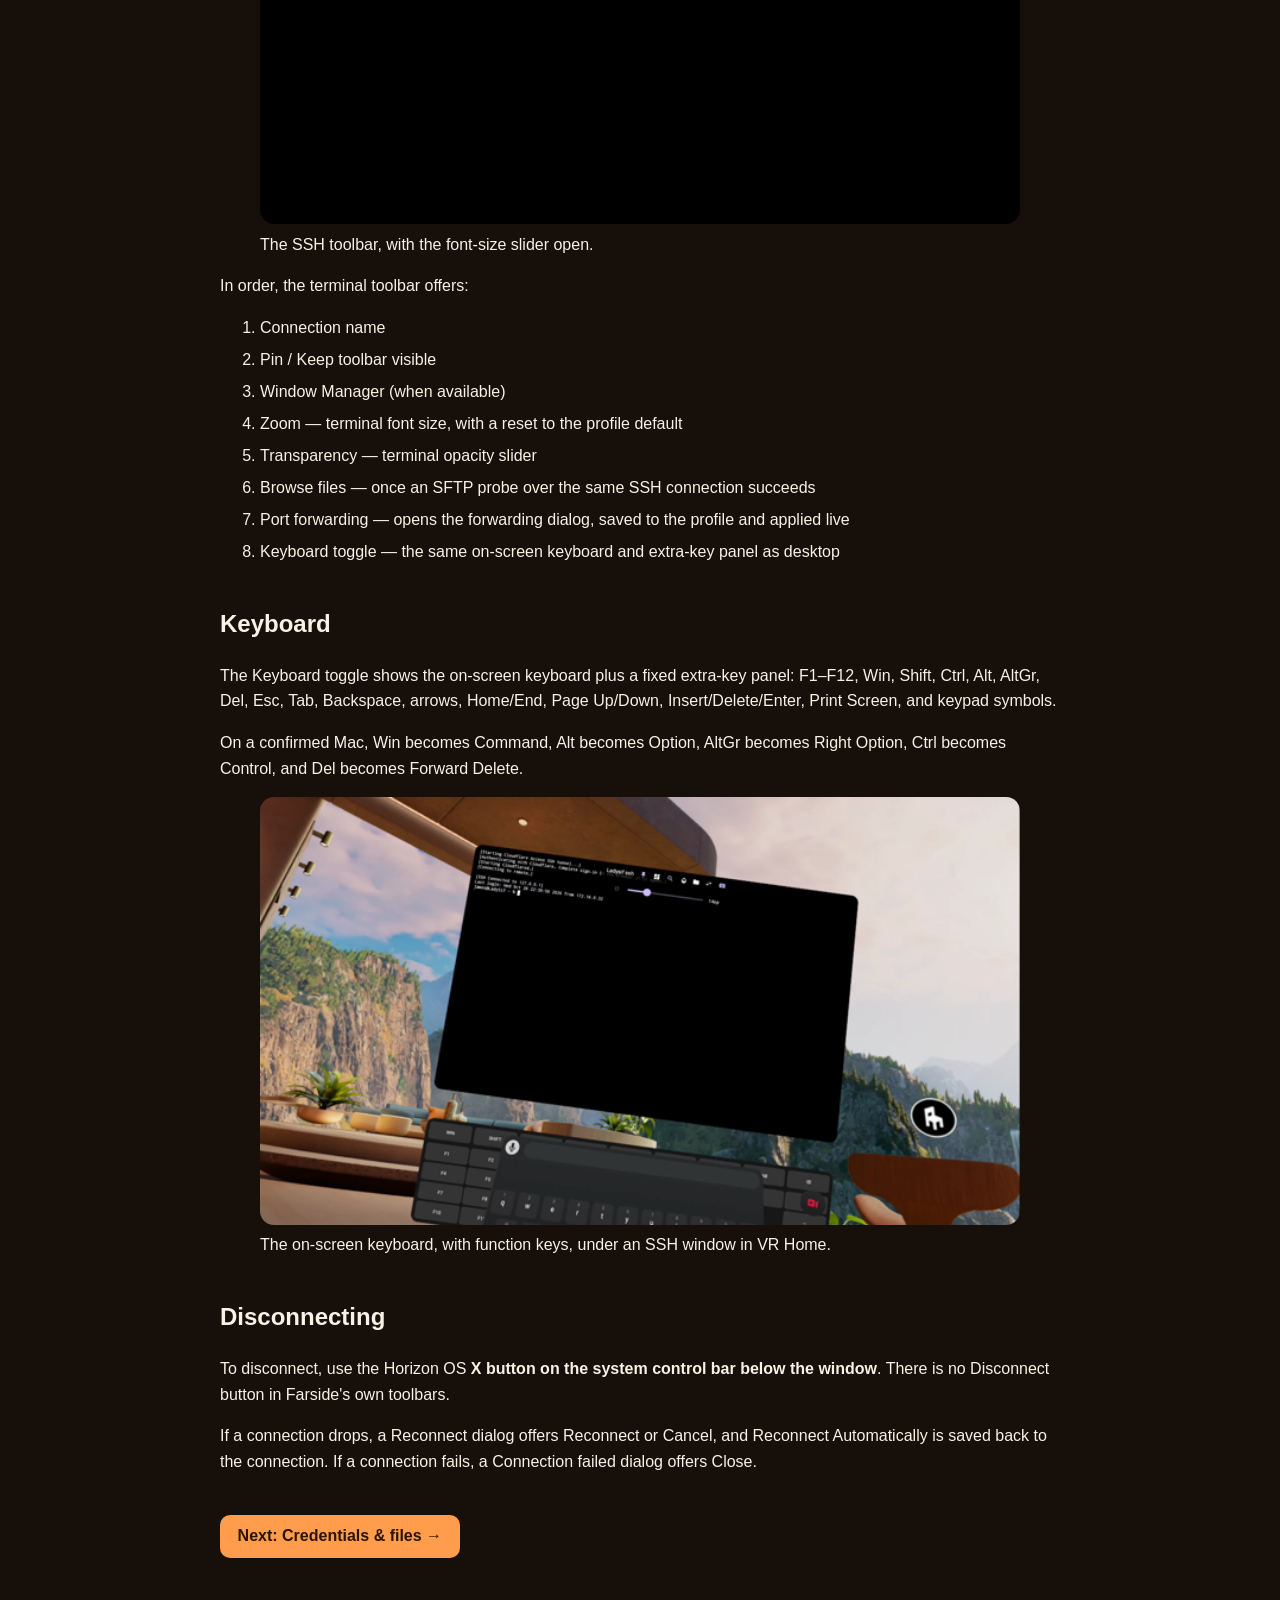
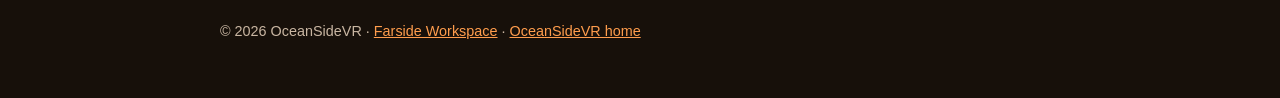
<file: farside/toolbars/index.html>
<!DOCTYPE html>
<html lang="en">
<head>
<meta charset="utf-8">
<meta name="viewport" content="width=device-width, initial-scale=1">
<title>Toolbars &amp; sessions — Farside Workspace</title>
<meta name="description" content="What is in Farside's floating toolbars, for desktop sessions and SSH terminals, and how to disconnect.">
<link rel="icon" href="../../assets/company-logo.png">
<link rel="stylesheet" href="../../styles.css">
<style>
.doc h2 { margin-top: 2.5rem; }
.doc h3 { margin-top: 1.75rem; }
.doc li { margin-bottom: 0.4rem; }
.doc-nav { display: flex; gap: 0.6rem; flex-wrap: wrap; margin-top: 2.5rem; }
.back { color: var(--muted); text-decoration: none; }
</style>
</head>
<body>
<header class="site-header">
  <a href="../../" style="display:flex;align-items:center;gap:0.75rem;text-decoration:none;color:inherit;">
    <img src="../../assets/company-logo.png" alt="OceanSideVR logo" class="logo">
    <span class="wordmark">OceanSide<span class="wordmark-vr" style="color:#ff9d4d">VR</span></span>
  </a>
</header>
<main class="doc">
  <p><a class="back" href="../">&larr; Farside Workspace</a></p>
  <section class="hero" style="padding-top:2rem;">
    <h1>Toolbars &amp; sessions</h1>
    <p>Every session has a floating toolbar over its window. It shows the connection name, and you can drag it anywhere in the window.</p>
  </section>

  <section>
    <h2>The floating toolbar</h2>
    <p>The toolbar is a floating bar over the session window. It can be shown, hidden, and moved without closing the session.</p>
    <h3>Showing and hiding</h3>
    <p><strong>There is no button for this — it is a gesture, so it is easy to miss.</strong> Double-tap is the only way to collapse and restore the toolbar; no toolbar control does it.</p>
    <ul>
      <li><strong>Hide it:</strong> double-tap (double-click) the floating toolbar. It collapses to a small edge nub.</li>
      <li><strong>Show it again:</strong> double-tap the edge nub, or tap the arrow on the nub. The toolbar restores to where it was.</li>
      <li><strong>Move the nub:</strong> drag the edge nub up or down.</li>
      <li><strong>Move the toolbar:</strong> drag the expanded toolbar itself to reposition it in the window.</li>
      <li><strong>Keep it visible:</strong> tap Pin / Keep toolbar visible. In SSH, the toolbar hides after a few seconds unless pinned.</li>
    </ul>
    <figure>
      <img src="../media/docs-shot-desktop-toolbar.png" alt="Desktop session with the floating toolbar expanded and pinned" style="width:100%;border-radius:14px;">
      <figcaption>The desktop toolbar, expanded and pinned over the session.</figcaption>
    </figure>
    <figure>
      <img src="../media/docs-shot-toolbar-collapsed.png" alt="Desktop session with the toolbar collapsed" style="width:100%;border-radius:14px;">
      <figcaption>Collapsed: the toolbar is gone, except for the small arrow nub at the top-left corner — enlarged below.</figcaption>
    </figure>
    <figure>
      <img src="../media/docs-shot-toolbar-collapsed-detail.png" alt="Enlarged detail of the collapsed toolbar arrow nub" style="width:100%;max-width:520px;border-radius:14px;">
      <figcaption>Detail, enlarged from the top-left corner: the collapsed toolbar's arrow nub. Double-tap it, or tap the arrow, to restore the toolbar.</figcaption>
    </figure>
  </section>

  <section>
    <h2>Desktop toolbar — RDP, VNC, and Mac</h2>
    <p>In order, the desktop toolbar offers:</p>
    <ol>
      <li>Connection name (or “Desktop N – name” when an RDP host has multiple monitors)</li>
      <li>Pin / Keep toolbar visible</li>
      <li>Window Manager (when available)</li>
      <li>Pick up content / Cancel content move — multi-monitor RDP only</li>
      <li>Add desktop — multi-monitor RDP only, when the host reports more than one monitor</li>
      <li>Mute / Unmute speakers — RDP always; for VNC only when Apple high-performance Mac streaming is active</li>
      <li>Browse files — VNC only, with a paired SSH connection that has file access enabled</li>
      <li>Mute / Unmute microphone — only when microphone redirection is on</li>
      <li>Mute / Unmute camera — only when camera redirection is on</li>
      <li>Zoom — 1&times;–3&times; slider plus Reset Zoom; above 1&times; a pan pad appears</li>
      <li>Transparency — window opacity slider</li>
      <li>Connection Info — when enabled in About, shows the profile, host, protocol, decoder, transport, canvas, and scale/zoom; for VNC also Mac auth mode and Apple streaming status</li>
      <li>Unlock with saved password — Mac only; confirms, then sends the saved Mac password</li>
      <li>Keyboard toggle — opens the on-screen keyboard and extra-key panel</li>
    </ol>
    <p>For VNC, camera, microphone, storage redirection, and RemoteApp are not available. Sound plays on-device only with Apple Mac streaming and Mac audio enabled.</p>
  </section>

  <section>
    <h2>SSH / terminal toolbar</h2>
    <figure>
      <img src="../media/docs-shot-ssh-toolbar.png" alt="SSH terminal with the toolbar expanded and font-size slider open" style="width:100%;border-radius:14px;">
      <figcaption>The SSH toolbar, with the font-size slider open.</figcaption>
    </figure>
    <p>In order, the terminal toolbar offers:</p>
    <ol>
      <li>Connection name</li>
      <li>Pin / Keep toolbar visible</li>
      <li>Window Manager (when available)</li>
      <li>Zoom — terminal font size, with a reset to the profile default</li>
      <li>Transparency — terminal opacity slider</li>
      <li>Browse files — once an SFTP probe over the same SSH connection succeeds</li>
      <li>Port forwarding — opens the forwarding dialog, saved to the profile and applied live</li>
      <li>Keyboard toggle — the same on-screen keyboard and extra-key panel as desktop</li>
    </ol>
  </section>

  <section>
    <h2>Keyboard</h2>
    <p>The Keyboard toggle shows the on-screen keyboard plus a fixed extra-key panel: F1–F12, Win, Shift, Ctrl, Alt, AltGr, Del, Esc, Tab, Backspace, arrows, Home/End, Page Up/Down, Insert/Delete/Enter, Print Screen, and keypad symbols.</p>
    <p>On a confirmed Mac, Win becomes Command, Alt becomes Option, AltGr becomes Right Option, Ctrl becomes Control, and Del becomes Forward Delete.</p>
  </section>

  <figure>
    <img src="../media/docs-shot-keyboard-spatial.png" alt="On-screen keyboard with function keys under an SSH window in VR Home" style="width:100%;border-radius:14px;">
    <figcaption>The on-screen keyboard, with function keys, under an SSH window in VR Home.</figcaption>
  </figure>

  <section>
    <h2>Disconnecting</h2>
    <p>To disconnect, use the Horizon OS <strong>X button on the system control bar below the window</strong>. There is no Disconnect button in Farside's own toolbars.</p>
    <p>If a connection drops, a Reconnect dialog offers Reconnect or Cancel, and Reconnect Automatically is saved back to the connection. If a connection fails, a Connection failed dialog offers Close.</p>
  </section>

  <nav class="doc-nav">
    <a class="btn" href="../credentials/">Next: Credentials &amp; files &rarr;</a>
  </nav>
</main>
<footer>
  <p>&copy; 2026 OceanSideVR &middot; <a href="../">Farside Workspace</a> &middot; <a href="../../">OceanSideVR home</a></p>
</footer>
</body>
</html>
</file>
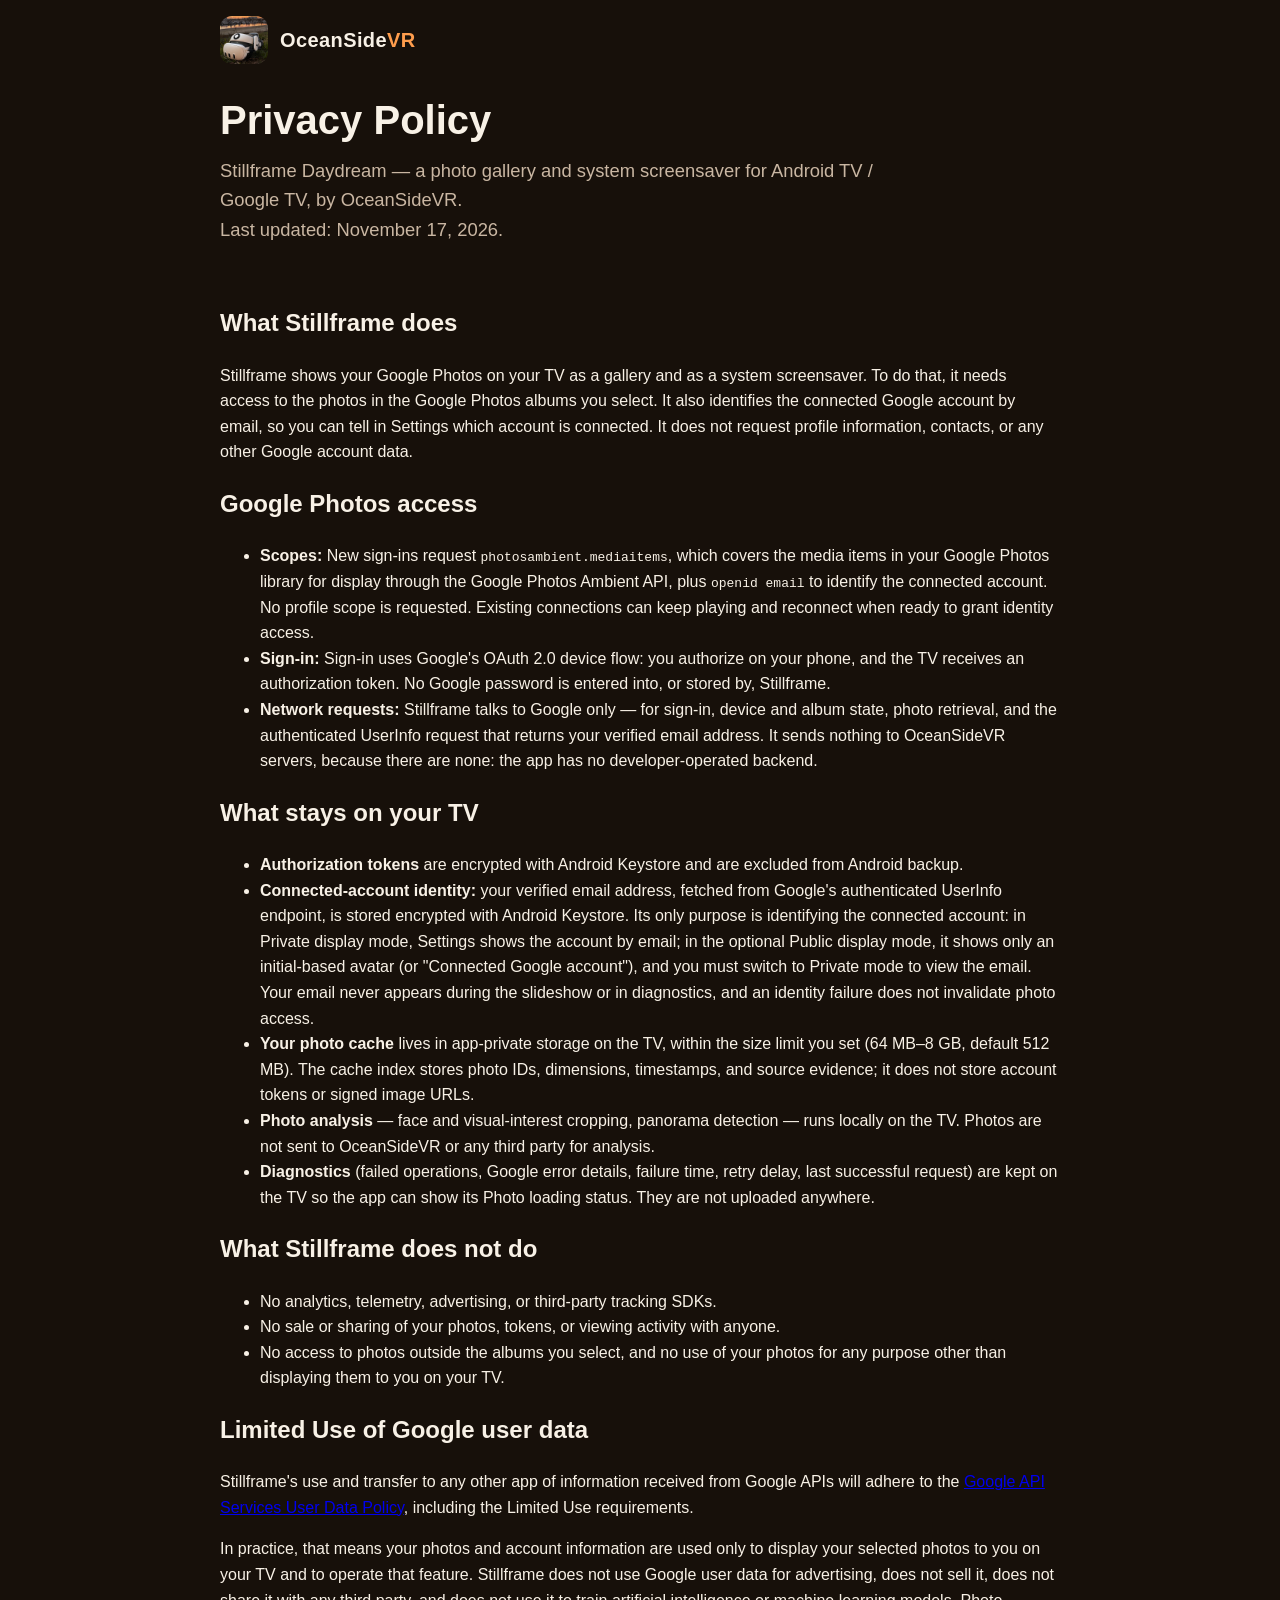
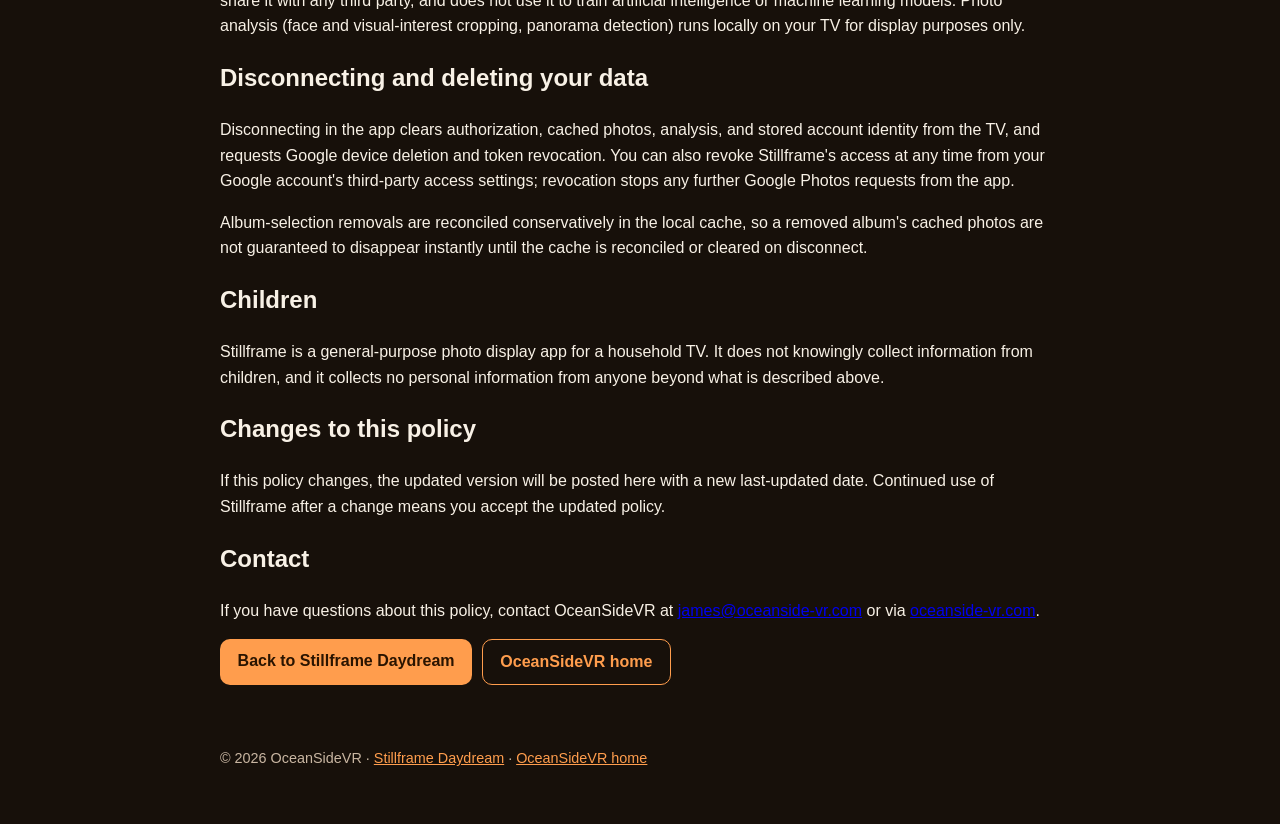
<file: stillframe-daydream/privacy/index.html>
<!DOCTYPE html>
<html lang="en">
<head>
<meta charset="utf-8">
<meta name="viewport" content="width=device-width, initial-scale=1">
<title>Privacy Policy — Stillframe Daydream — OceanSideVR</title>
<meta name="description" content="Privacy policy for Stillframe Daydream, a photo gallery and system screensaver for Android TV / Google TV.">
<link rel="icon" href="../../assets/company-logo.png">
<link rel="stylesheet" href="../../styles.css">
</head>
<body>
<header class="site-header">
  <a href="../../" style="display:flex;align-items:center;gap:0.75rem;text-decoration:none;color:inherit;">
    <img src="../../assets/company-logo.png" alt="OceanSideVR logo" class="logo">
    <span class="wordmark">OceanSide<span class="wordmark-vr" style="color:#ff9d4d">VR</span></span>
  </a>
</header>
<main>
  <section class="hero">
    <h1>Privacy Policy</h1>
    <p>Stillframe Daydream &mdash; a photo gallery and system screensaver for Android TV / Google TV, by OceanSideVR.</p>
    <p>Last updated: November 17, 2026.</p>
  </section>

  <section>
    <h2>What Stillframe does</h2>
    <p>Stillframe shows your Google Photos on your TV as a gallery and as a system screensaver. To do that, it needs access to the photos in the Google Photos albums you select. It also identifies the connected Google account by email, so you can tell in Settings which account is connected. It does not request profile information, contacts, or any other Google account data.</p>
  </section>

  <section>
    <h2>Google Photos access</h2>
    <ul>
      <li><strong>Scopes:</strong> New sign-ins request <code>photosambient.mediaitems</code>, which covers the media items in your Google Photos library for display through the Google Photos Ambient API, plus <code>openid email</code> to identify the connected account. No profile scope is requested. Existing connections can keep playing and reconnect when ready to grant identity access.</li>
      <li><strong>Sign-in:</strong> Sign-in uses Google's OAuth 2.0 device flow: you authorize on your phone, and the TV receives an authorization token. No Google password is entered into, or stored by, Stillframe.</li>
      <li><strong>Network requests:</strong> Stillframe talks to Google only &mdash; for sign-in, device and album state, photo retrieval, and the authenticated UserInfo request that returns your verified email address. It sends nothing to OceanSideVR servers, because there are none: the app has no developer-operated backend.</li>
    </ul>
  </section>

  <section>
    <h2>What stays on your TV</h2>
    <ul>
      <li><strong>Authorization tokens</strong> are encrypted with Android Keystore and are excluded from Android backup.</li>
      <li><strong>Connected-account identity:</strong> your verified email address, fetched from Google's authenticated UserInfo endpoint, is stored encrypted with Android Keystore. Its only purpose is identifying the connected account: in Private display mode, Settings shows the account by email; in the optional Public display mode, it shows only an initial-based avatar (or "Connected Google account"), and you must switch to Private mode to view the email. Your email never appears during the slideshow or in diagnostics, and an identity failure does not invalidate photo access.</li>
      <li><strong>Your photo cache</strong> lives in app-private storage on the TV, within the size limit you set (64 MB&ndash;8 GB, default 512 MB). The cache index stores photo IDs, dimensions, timestamps, and source evidence; it does not store account tokens or signed image URLs.</li>
      <li><strong>Photo analysis</strong> &mdash; face and visual-interest cropping, panorama detection &mdash; runs locally on the TV. Photos are not sent to OceanSideVR or any third party for analysis.</li>
      <li><strong>Diagnostics</strong> (failed operations, Google error details, failure time, retry delay, last successful request) are kept on the TV so the app can show its Photo loading status. They are not uploaded anywhere.</li>
    </ul>
  </section>

  <section>
    <h2>What Stillframe does not do</h2>
    <ul>
      <li>No analytics, telemetry, advertising, or third-party tracking SDKs.</li>
      <li>No sale or sharing of your photos, tokens, or viewing activity with anyone.</li>
      <li>No access to photos outside the albums you select, and no use of your photos for any purpose other than displaying them to you on your TV.</li>
    </ul>
  </section>

  <section>
    <h2>Limited Use of Google user data</h2>
    <p>Stillframe's use and transfer to any other app of information received from Google APIs will adhere to the <a href="https://developers.google.com/terms/api-services-user-data-policy">Google API Services User Data Policy</a>, including the Limited Use requirements.</p>
    <p>In practice, that means your photos and account information are used only to display your selected photos to you on your TV and to operate that feature. Stillframe does not use Google user data for advertising, does not sell it, does not share it with any third party, and does not use it to train artificial intelligence or machine learning models. Photo analysis (face and visual-interest cropping, panorama detection) runs locally on your TV for display purposes only.</p>
  </section>

  <section>
    <h2>Disconnecting and deleting your data</h2>
    <p>Disconnecting in the app clears authorization, cached photos, analysis, and stored account identity from the TV, and requests Google device deletion and token revocation. You can also revoke Stillframe's access at any time from your Google account's third-party access settings; revocation stops any further Google Photos requests from the app.</p>
    <p>Album-selection removals are reconciled conservatively in the local cache, so a removed album's cached photos are not guaranteed to disappear instantly until the cache is reconciled or cleared on disconnect.</p>
  </section>

  <section>
    <h2>Children</h2>
    <p>Stillframe is a general-purpose photo display app for a household TV. It does not knowingly collect information from children, and it collects no personal information from anyone beyond what is described above.</p>
  </section>

  <section>
    <h2>Changes to this policy</h2>
    <p>If this policy changes, the updated version will be posted here with a new last-updated date. Continued use of Stillframe after a change means you accept the updated policy.</p>
  </section>

  <section>
    <h2>Contact</h2>
    <p>If you have questions about this policy, contact OceanSideVR at <a href="mailto:james@oceanside-vr.com">james@oceanside-vr.com</a> or via <a href="../../">oceanside-vr.com</a>.</p>
    <div class="links">
      <a class="btn" href="../">Back to Stillframe Daydream</a>
      <a class="btn ghost" href="../../">OceanSideVR home</a>
    </div>
  </section>
</main>
<footer>
  <p>&copy; 2026 OceanSideVR &middot; <a href="../">Stillframe Daydream</a> &middot; <a href="../../">OceanSideVR home</a></p>
</footer>
</body>
</html>
</file>
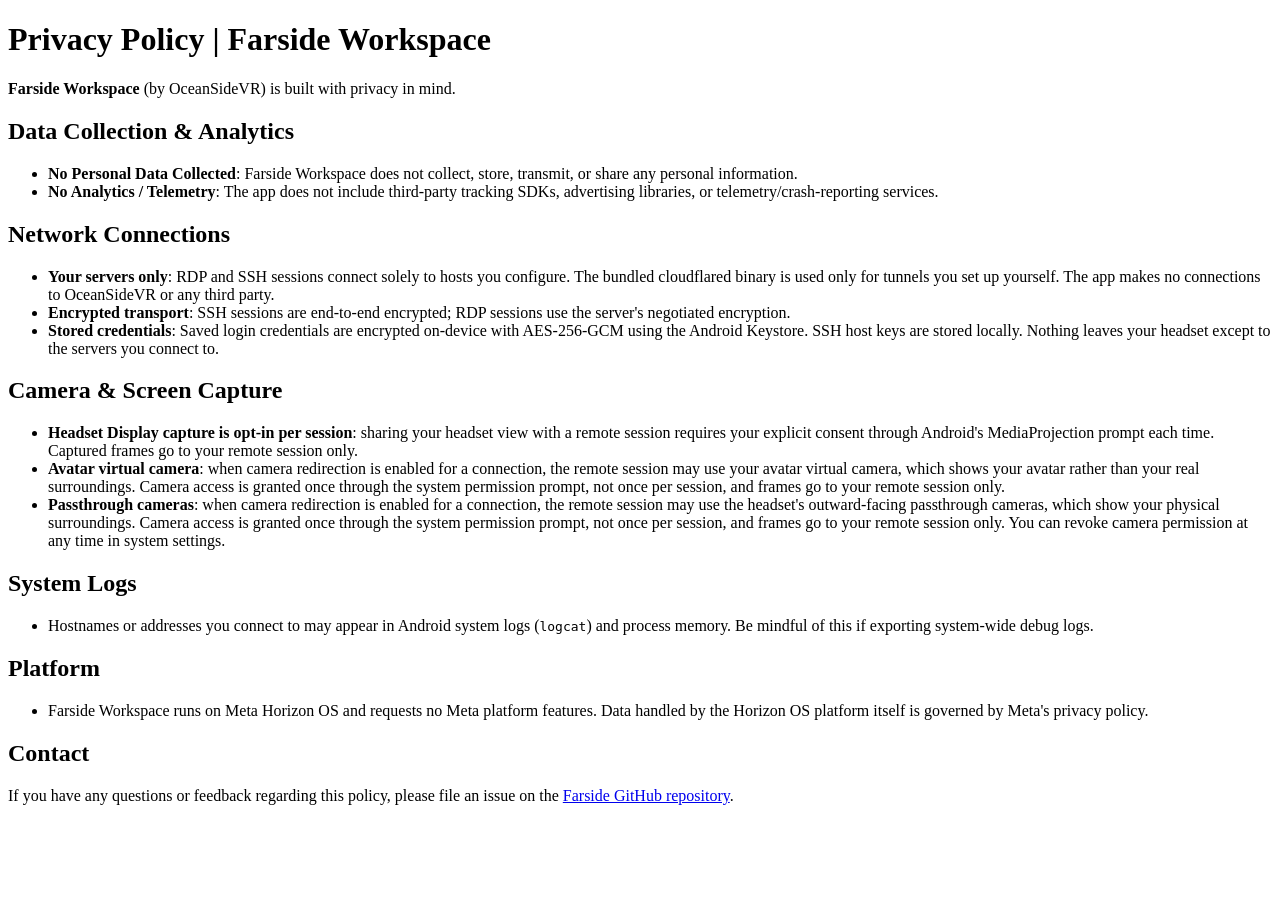
<file: farside/privacy.html>
<!DOCTYPE html>
<html lang="en">
<head>
<meta charset="utf-8">
<meta name="viewport" content="width=device-width, initial-scale=1">
<title>Privacy Policy | Farside Workspace</title>
</head>
<body>
<h1>Privacy Policy | Farside Workspace</h1>

<p><strong>Farside Workspace</strong> (by OceanSideVR) is built with privacy in mind.</p>

<h2>Data Collection &amp; Analytics</h2>
<ul>
<li><strong>No Personal Data Collected</strong>: Farside Workspace does not collect, store, transmit, or share any personal information.</li>
<li><strong>No Analytics / Telemetry</strong>: The app does not include third-party tracking SDKs, advertising libraries, or telemetry/crash-reporting services.</li>
</ul>

<h2>Network Connections</h2>
<ul>
<li><strong>Your servers only</strong>: RDP and SSH sessions connect solely to hosts you configure. The bundled cloudflared binary is used only for tunnels you set up yourself. The app makes no connections to OceanSideVR or any third party.</li>
<li><strong>Encrypted transport</strong>: SSH sessions are end-to-end encrypted; RDP sessions use the server's negotiated encryption.</li>
<li><strong>Stored credentials</strong>: Saved login credentials are encrypted on-device with AES-256-GCM using the Android Keystore. SSH host keys are stored locally. Nothing leaves your headset except to the servers you connect to.</li>
</ul>

<h2>Camera &amp; Screen Capture</h2>
<ul>
<li><strong>Headset Display capture is opt-in per session</strong>: sharing your headset view with a remote session requires your explicit consent through Android's MediaProjection prompt each time. Captured frames go to your remote session only.</li>
<li><strong>Avatar virtual camera</strong>: when camera redirection is enabled for a connection, the remote session may use your avatar virtual camera, which shows your avatar rather than your real surroundings. Camera access is granted once through the system permission prompt, not once per session, and frames go to your remote session only.</li>
<li><strong>Passthrough cameras</strong>: when camera redirection is enabled for a connection, the remote session may use the headset's outward-facing passthrough cameras, which show your physical surroundings. Camera access is granted once through the system permission prompt, not once per session, and frames go to your remote session only. You can revoke camera permission at any time in system settings.</li>
</ul>

<h2>System Logs</h2>
<ul>
<li>Hostnames or addresses you connect to may appear in Android system logs (<code>logcat</code>) and process memory. Be mindful of this if exporting system-wide debug logs.</li>
</ul>

<h2>Platform</h2>
<ul>
<li>Farside Workspace runs on Meta Horizon OS and requests no Meta platform features. Data handled by the Horizon OS platform itself is governed by Meta's privacy policy.</li>
</ul>

<h2>Contact</h2>
<p>If you have any questions or feedback regarding this policy, please file an issue on the <a href="https://github.com/jmez11/farside-workspace">Farside GitHub repository</a>.</p>
</body>
</html>
</file>
<file: styles.css>
:root {
  /* Sunset palette, drawn from the company banner: dusk brown, warm sand,
     and the orange of the harbor sunset. */
  --bg: #17100a;
  --panel: #251a11;
  --border: #40301f;
  --text: #f8f1e6;
  --muted: #c9b6a2;
  --accent: #ff9d4d;
  --accent-dim: rgba(255, 157, 77, 0.14);
}

* { box-sizing: border-box; }

body {
  margin: 0;
  background: var(--bg);
  color: var(--text);
  font-family: -apple-system, BlinkMacSystemFont, "Segoe UI", Roboto, Helvetica, Arial, sans-serif;
  line-height: 1.6;
}

.site-header {
  display: flex;
  align-items: center;
  gap: 0.75rem;
  max-width: 880px;
  margin: 0 auto;
  padding: 1rem 1.25rem 0;
}

.logo {
  width: 48px;
  height: 48px;
  border-radius: 12px;
  object-fit: cover;
}

.wordmark {
  font-size: 1.25rem;
  font-weight: 800;
  letter-spacing: 0.02em;
  color: var(--text);
}

.wordmark-vr {
  color: var(--accent);
}

main {
  max-width: 880px;
  margin: 0 auto;
  padding: 0 1.25rem 3rem;
}

.hero {
  padding: 2rem 0 2.5rem;
}

.hero h1 {
  font-size: 2.5rem;
  line-height: 1.2;
  margin: 0 0 0.75rem;
  text-wrap: balance;
}

.hero p {
  color: var(--muted);
  font-size: 1.15rem;
  margin: 0;
  max-width: 44rem;
}

.hero-banner {
  display: block;
  width: 100%;
  border-radius: 14px;
  margin-bottom: 1.5rem;
  border: 1px solid var(--border);
}

.section-heading {
  font-size: 1.5rem;
  margin: 0 0 1.25rem;
}

.section-intro {
  color: var(--muted);
  margin: -0.5rem 0 1.25rem;
  max-width: 44rem;
}

.beyond-vr {
  margin-top: 3rem;
  padding-top: 2.5rem;
  border-top: 1px solid var(--border);
}

.products {
  display: grid;
  gap: 1.25rem;
  grid-template-columns: repeat(3, 1fr);
}

.card {
  background: var(--panel);
  border: 1px solid var(--border);
  border-radius: 14px;
  padding: 1.5rem;
}

.card-art {
  display: block;
  width: calc(100% + 3rem);
  height: 150px;
  object-fit: contain;
  margin: -1.5rem -1.5rem 1rem;
  padding: 1.25rem;
  background: rgba(0, 0, 0, 0.25);
  border-radius: 14px 14px 0 0;
}

.card h2 {
  margin: 0 0 0.25rem;
  font-size: 1.35rem;
}

.tag {
  display: inline-block;
  font-size: 0.8rem;
  font-weight: 600;
  color: var(--accent);
  background: var(--accent-dim);
  border-radius: 999px;
  padding: 0.15rem 0.7rem;
  margin: 0 0 0.75rem;
}

.tag.muted {
  color: var(--muted);
  background: rgba(201, 182, 162, 0.12);
}

.card p { color: var(--muted); }

.links {
  display: flex;
  flex-wrap: wrap;
  gap: 0.6rem;
  margin-top: 1rem;
}

.btn {
  display: inline-block;
  background: var(--accent);
  color: #2a1400;
  font-weight: 700;
  text-decoration: none;
  border-radius: 10px;
  padding: 0.55rem 1.1rem;
}

.btn.ghost {
  background: transparent;
  color: var(--accent);
  border: 1px solid var(--accent);
}

.btn.soon {
  opacity: 0.65;
  cursor: default;
}

footer {
  max-width: 880px;
  margin: 0 auto;
  padding: 0 1.25rem 2.5rem;
  color: var(--muted);
  font-size: 0.9rem;
}

footer a { color: var(--accent); }

@media (max-width: 720px) {
  .products { grid-template-columns: 1fr; }
}

@media (max-width: 560px) {
  .hero { padding: 1.5rem 0 2rem; }
  .hero h1 { font-size: 1.9rem; }
}
</file>
